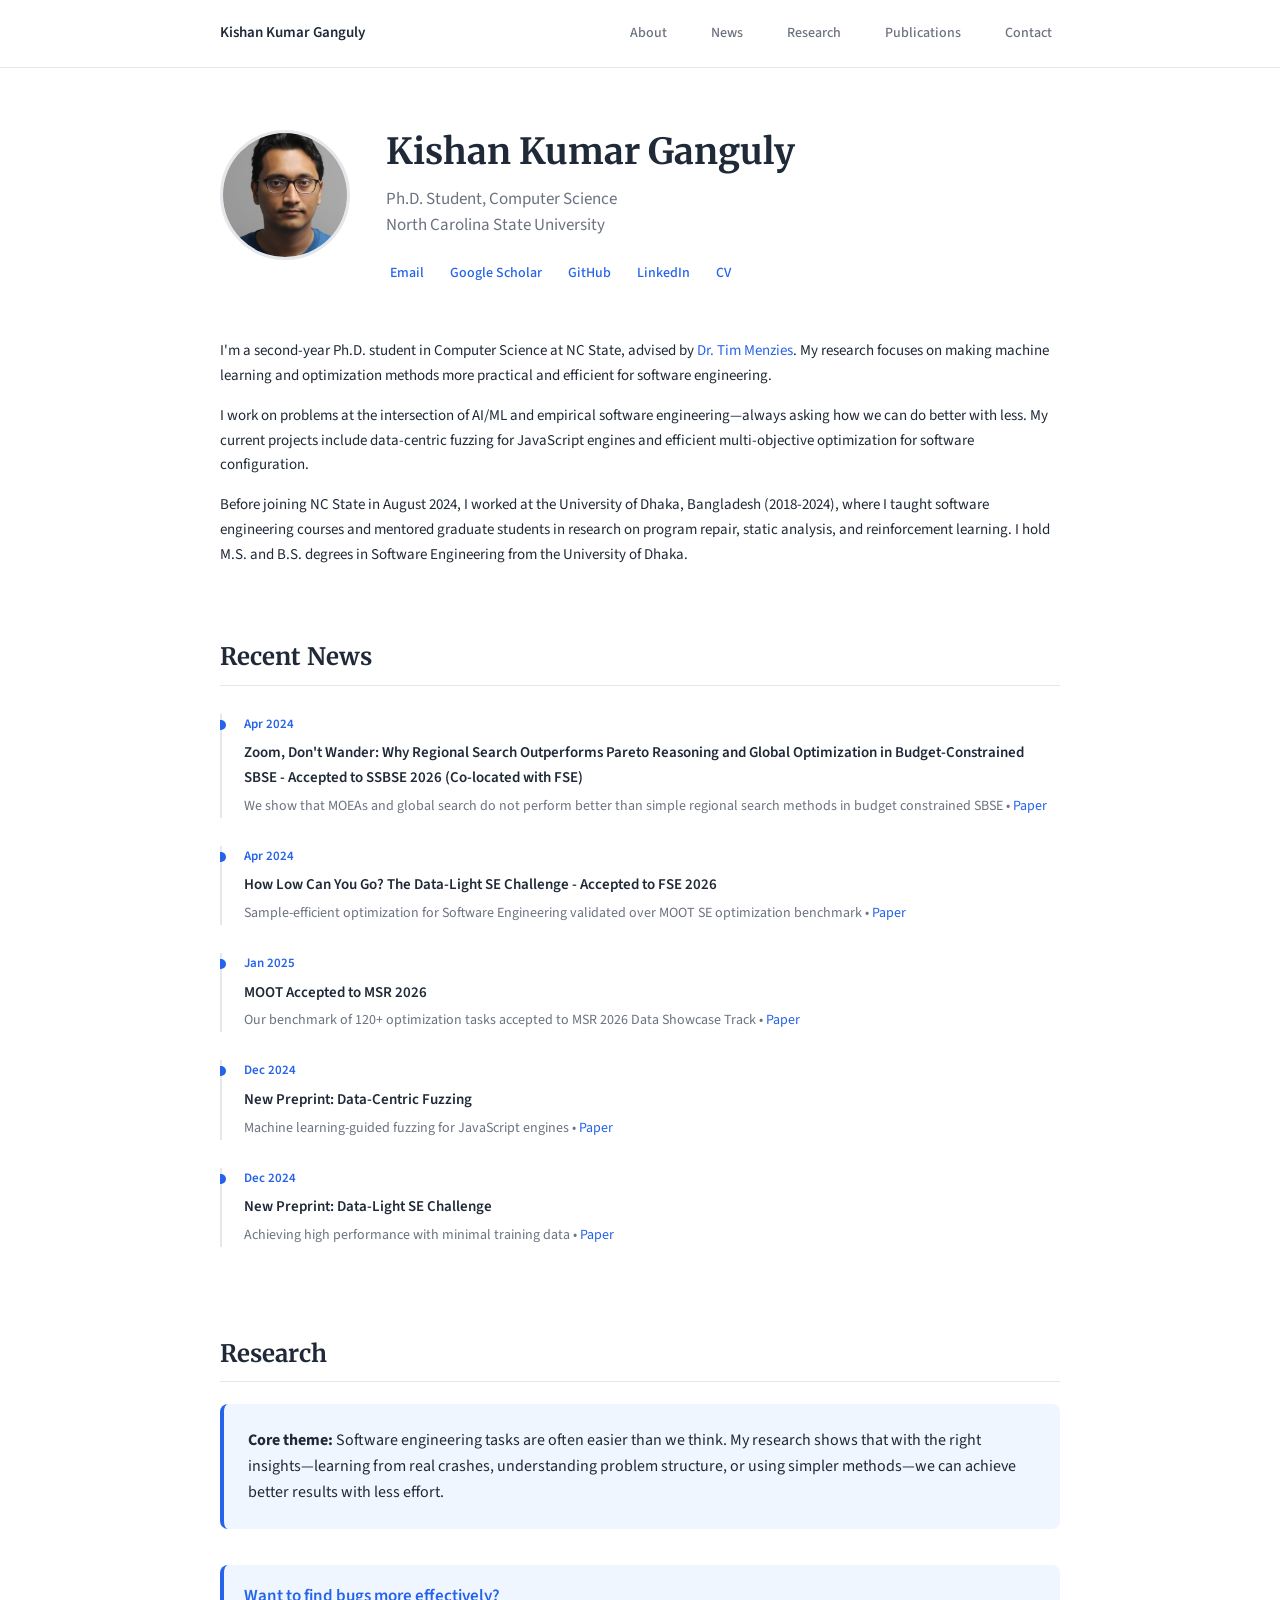
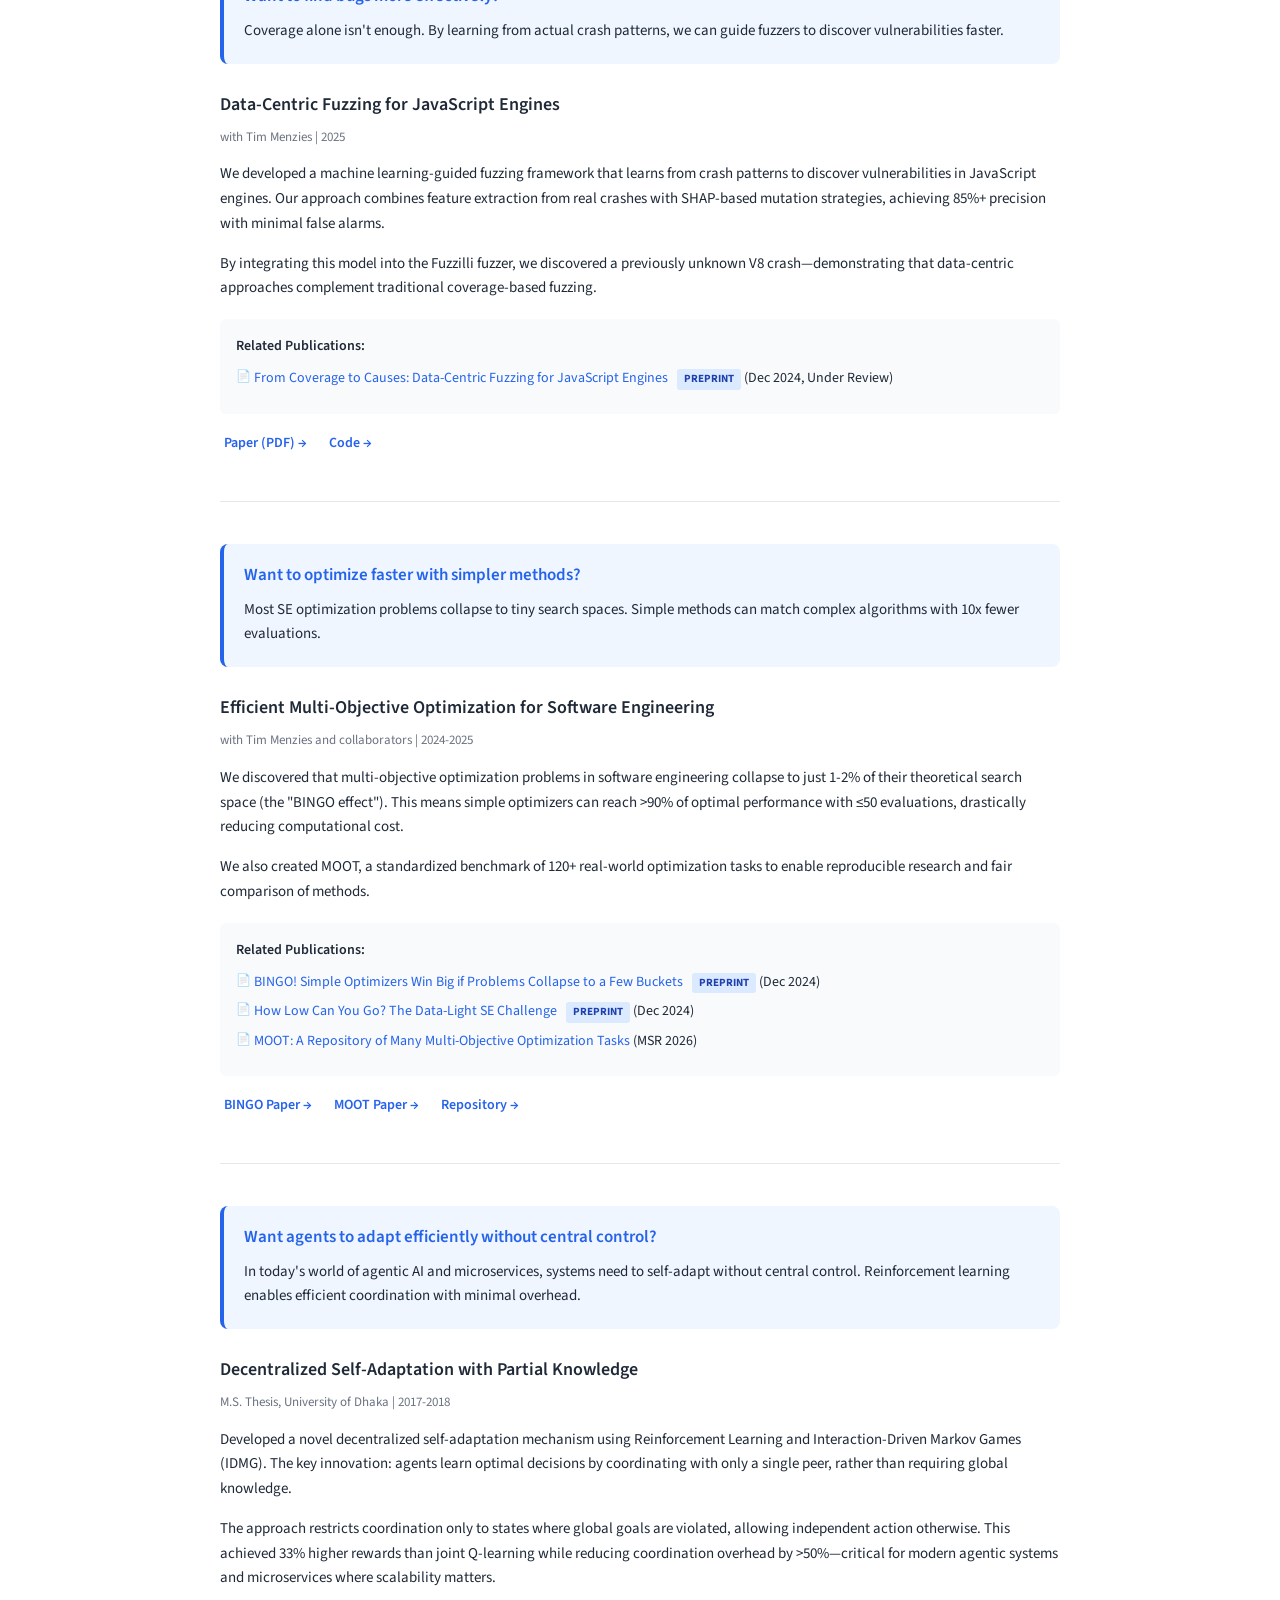
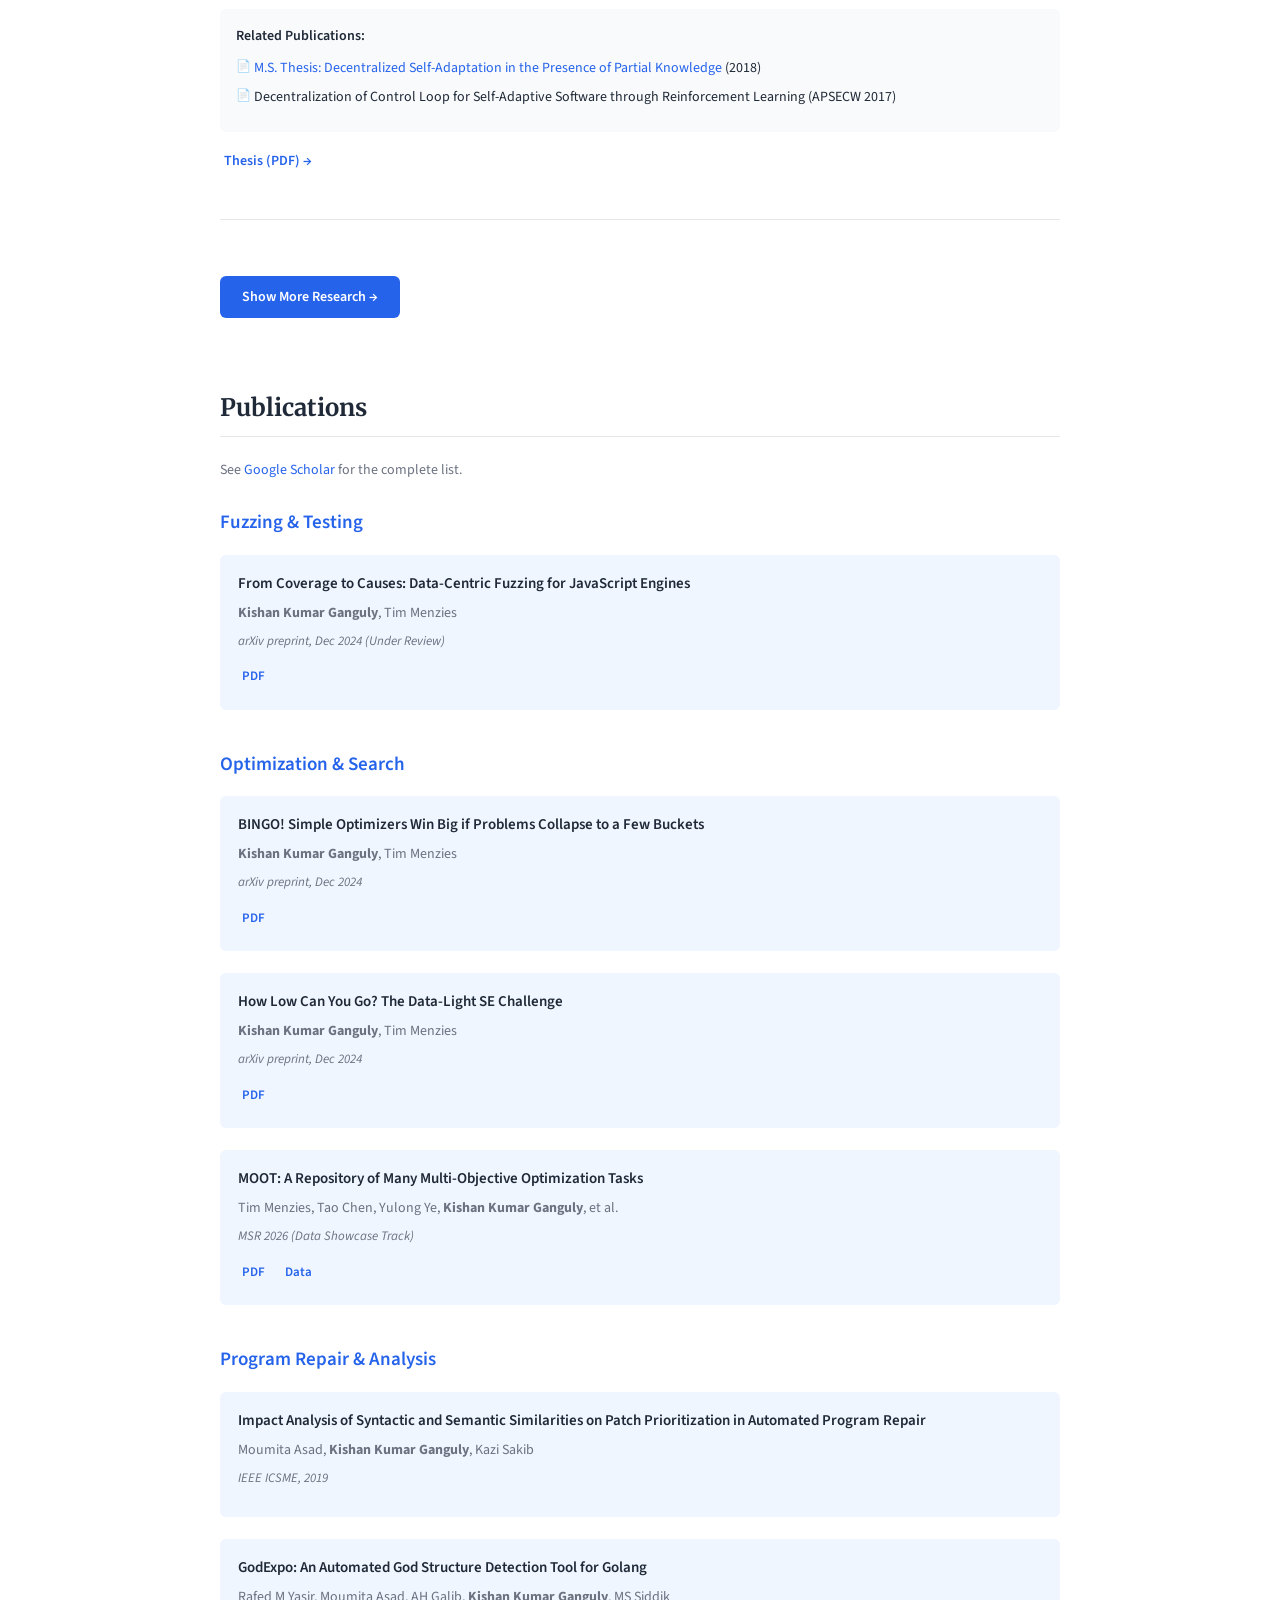
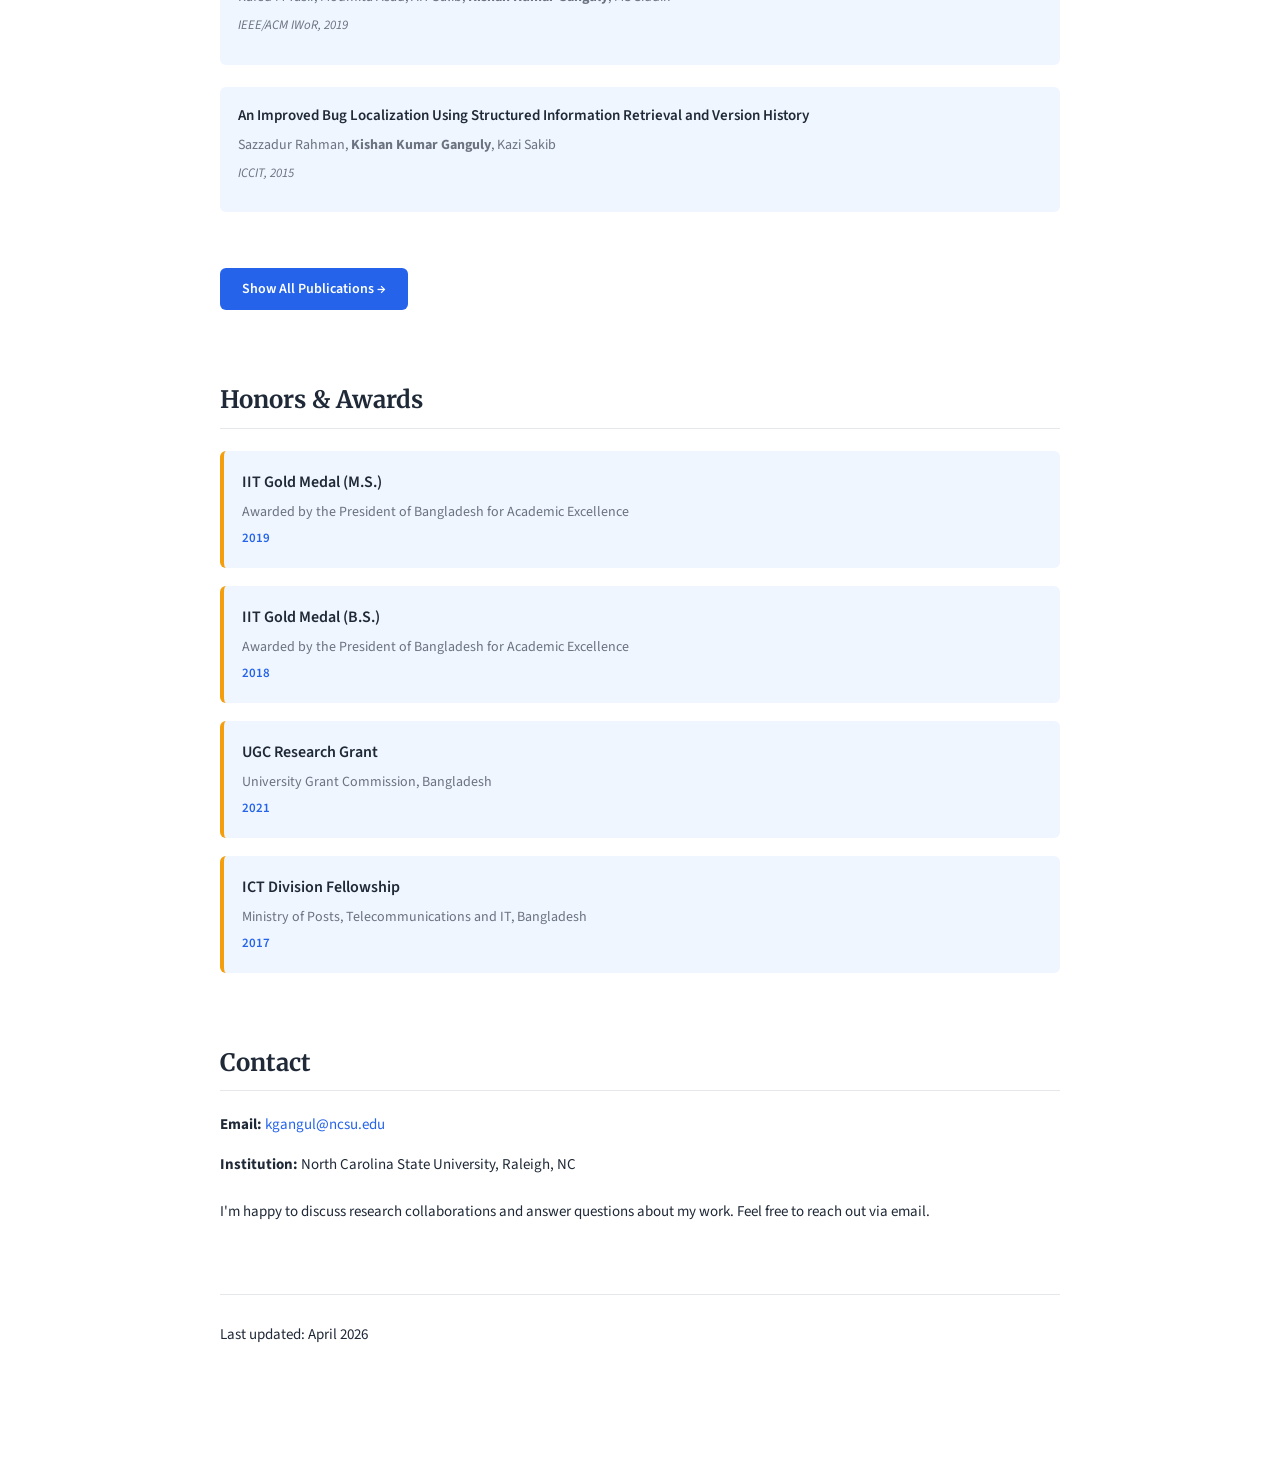
<file: index.html>
<!DOCTYPE html>
<html lang="en">
<head>
    <meta charset="UTF-8">
    <meta name="viewport" content="width=device-width, initial-scale=1.0">
    <meta name="description" content="Kishan Kumar Ganguly - Ph.D. Student at NC State University researching ML for Software Engineering, Fuzzing, and Optimization.">
    <meta name="keywords" content="Kishan Kumar Ganguly, ML4SE, Software Engineering, Fuzzing, Optimization, NC State, Research Internship">
    <meta name="author" content="Kishan Kumar Ganguly">
    <title>Kishan Kumar Ganguly | Ph.D. Student, NC State</title>
    <link rel="preconnect" href="https://fonts.googleapis.com">
    <link rel="preconnect" href="https://fonts.gstatic.com" crossorigin>
    <link href="https://fonts.googleapis.com/css2?family=Merriweather:ital,wght@0,400;0,700;1,400&family=Source+Sans+3:wght@400;500;600&display=swap" rel="stylesheet">
    <style>
        * {
            margin: 0;
            padding: 0;
            box-sizing: border-box;
        }

        :root {
            --text: #1f2937;
            --text-light: #6b7280;
            --accent: #2563eb;
            --accent-hover: #1d4ed8;
            --border: #e5e7eb;
            --bg: #ffffff;
            --highlight: #eff6ff;
            --focus-ring: #3b82f6;
        }

        /* Reduced motion for users who prefer it */
        @media (prefers-reduced-motion: reduce) {
            *, *::before, *::after {
                animation-duration: 0.01ms !important;
                animation-iteration-count: 1 !important;
                transition-duration: 0.01ms !important;
                scroll-behavior: auto !important;
            }
        }

        html {
            scroll-behavior: smooth;
            font-size: 16px;
        }

        body {
            font-family: 'Source Sans 3', -apple-system, BlinkMacSystemFont, sans-serif;
            line-height: 1.65;
            color: var(--text);
            background: var(--bg);
        }

        /* High contrast mode support */
        @media (prefers-contrast: high) {
            :root {
                --text: #000000;
                --text-light: #333333;
                --accent: #0000ee;
                --border: #000000;
            }
        }

        /* Skip to main content - enhanced */
        .skip-link {
            position: absolute;
            top: -100px;
            left: 20px;
            background: var(--accent);
            color: white;
            padding: 12px 24px;
            text-decoration: none;
            border-radius: 4px;
            z-index: 2000;
            font-weight: 600;
            font-size: 14px;
            box-shadow: 0 4px 6px rgba(0, 0, 0, 0.1);
        }

        .skip-link:focus {
            top: 20px;
            outline: 3px solid var(--focus-ring);
            outline-offset: 3px;
        }

        /* Focus visible - modern approach */
        *:focus-visible {
            outline: 3px solid var(--focus-ring);
            outline-offset: 2px;
            border-radius: 2px;
        }

        .container {
            max-width: 960px;
            margin: 0 auto;
            padding: 80px 60px 100px;
        }

        nav {
            position: fixed;
            top: 0;
            left: 0;
            right: 0;
            background: rgba(255, 255, 255, 0.98);
            backdrop-filter: blur(10px);
            border-bottom: 1px solid var(--border);
            z-index: 100;
        }

        .nav-content {
            max-width: 960px;
            margin: 0 auto;
            padding: 18px 60px;
            display: flex;
            justify-content: space-between;
            align-items: center;
        }

        .nav-name {
            font-weight: 600;
            color: var(--text);
            text-decoration: none;
            font-size: 15px;
        }

        .nav-links {
            display: flex;
            gap: 28px;
        }

        .nav-links a {
            color: var(--text-light);
            text-decoration: none;
            font-size: 14px;
            transition: color 0.2s;
            font-weight: 500;
            padding: 4px 8px;
        }

        .nav-links a:hover {
            color: var(--accent);
        }

        header {
            margin-top: 50px;
            margin-bottom: 50px;
        }

        .header-content {
            display: grid;
            grid-template-columns: 130px 1fr;
            gap: 36px;
            align-items: start;
        }

        .profile-photo {
            width: 130px;
            height: 130px;
            border-radius: 50%;
            object-fit: cover;
            border: 3px solid var(--border);
        }

        h1 {
            font-family: 'Merriweather', Georgia, serif;
            font-size: 36px;
            font-weight: 700;
            margin-bottom: 14px;
            line-height: 1.2;
        }

        .subtitle {
            font-size: 17px;
            color: var(--text-light);
            margin-bottom: 20px;
            line-height: 1.5;
        }

        .contact-links {
            display: flex;
            gap: 18px;
            flex-wrap: wrap;
        }

        .contact-links a {
            color: var(--accent);
            text-decoration: none;
            font-size: 14px;
            font-weight: 500;
            padding: 4px;
        }

        .contact-links a:hover {
            text-decoration: underline;
        }

        section {
            margin-bottom: 70px;
        }

        h2 {
            font-family: 'Merriweather', Georgia, serif;
            font-size: 24px;
            font-weight: 700;
            margin-bottom: 22px;
            padding-bottom: 8px;
            border-bottom: 1px solid var(--border);
        }

        h3 {
            font-size: 18px;
            font-weight: 600;
            margin-bottom: 8px;
            line-height: 1.4;
        }

        h4 {
            font-size: 15px;
            font-weight: 600;
            margin-bottom: 4px;
        }

        p {
            margin-bottom: 15px;
            color: var(--text);
            font-size: 15px;
        }

        a {
            color: var(--accent);
            text-decoration: none;
        }

        a:hover {
            text-decoration: underline;
        }

        .internship-notice {
            background: #fef3c7;
            border-left: 4px solid #f59e0b;
            padding: 18px 20px;
            border-radius: 6px;
            margin-top: 24px;
            margin-bottom: 28px;
        }

        .internship-notice p {
            margin: 0;
            color: #92400e;
            font-weight: 600;
            font-size: 14px;
        }

        .theme-intro {
            background: var(--highlight);
            padding: 24px;
            border-radius: 8px;
            margin-bottom: 36px;
            border-left: 4px solid var(--accent);
        }

        .theme-intro p {
            font-size: 16px;
            line-height: 1.6;
            margin: 0;
            color: var(--text);
        }

        .research-question {
            background: var(--highlight);
            padding: 20px;
            border-radius: 8px;
            margin-bottom: 28px;
            border-left: 4px solid var(--accent);
        }

        .research-question h3 {
            font-size: 17px;
            margin-bottom: 10px;
            color: var(--accent);
            font-weight: 600;
        }

        .research-question p {
            margin: 0;
            font-size: 15px;
        }

        .project {
            margin-bottom: 42px;
            padding-bottom: 42px;
            border-bottom: 1px solid var(--border);
        }

        .project:last-child {
            border-bottom: none;
        }

        .project-header {
            margin-bottom: 10px;
        }

        .project-meta {
            color: var(--text-light);
            font-size: 13px;
            margin-bottom: 14px;
        }

        .project-links {
            margin-top: 14px;
            display: flex;
            gap: 14px;
            flex-wrap: wrap;
        }

        .project-link {
            color: var(--accent);
            font-size: 14px;
            font-weight: 600;
            padding: 4px;
        }

        .related-papers {
            margin-top: 18px;
            padding: 16px;
            background: #f9fafb;
            border-radius: 6px;
        }

        .related-papers h4 {
            font-size: 14px;
            font-weight: 600;
            margin-bottom: 10px;
            color: var(--text);
        }

        .related-papers ul {
            list-style: none;
            padding: 0;
        }

        .related-papers li {
            margin-bottom: 8px;
            padding-left: 18px;
            position: relative;
            font-size: 14px;
            line-height: 1.5;
        }

        .related-papers li::before {
            content: '📄';
            position: absolute;
            left: 0;
            font-size: 12px;
        }

        .preprint-tag {
            display: inline-block;
            background: #dbeafe;
            color: #1e40af;
            padding: 2px 7px;
            border-radius: 3px;
            font-size: 11px;
            font-weight: 700;
            margin-left: 6px;
            text-transform: uppercase;
        }

        .show-more {
            display: inline-block;
            padding: 11px 22px;
            background: var(--accent);
            color: white;
            border: none;
            border-radius: 6px;
            font-size: 14px;
            font-weight: 600;
            cursor: pointer;
            margin-top: 14px;
            transition: all 0.2s;
            font-family: inherit;
        }

        .show-more:hover {
            background: var(--accent-hover);
            transform: translateY(-1px);
        }

        .hidden-content {
            display: none;
            margin-top: 28px;
        }

        .hidden-content.show {
            display: block;
        }

        .publications-category {
            margin-bottom: 42px;
        }

        .publications-category h3 {
            font-size: 19px;
            margin-bottom: 18px;
            color: var(--accent);
        }

        .publication {
            margin-bottom: 22px;
            padding: 18px;
            background: var(--highlight);
            border-radius: 6px;
        }

        .pub-title {
            font-weight: 600;
            margin-bottom: 8px;
            line-height: 1.4;
            font-size: 15px;
        }

        .pub-authors {
            color: var(--text-light);
            font-size: 14px;
            margin-bottom: 6px;
        }

        .pub-venue {
            color: var(--text-light);
            font-style: italic;
            font-size: 13px;
            margin-bottom: 10px;
        }

        .pub-links {
            display: flex;
            gap: 12px;
            flex-wrap: wrap;
        }

        .pub-link {
            font-size: 13px;
            color: var(--accent);
            font-weight: 600;
            padding: 4px;
        }

        /* Scrollable timeline with better accessibility */
        .timeline {
            margin-top: 28px;
            max-height: 550px;
            overflow-y: auto;
            padding-right: 10px;
        }

        /* Custom scrollbar for better UX */
        .timeline::-webkit-scrollbar {
            width: 8px;
        }

        .timeline::-webkit-scrollbar-track {
            background: #f3f4f6;
            border-radius: 4px;
        }

        .timeline::-webkit-scrollbar-thumb {
            background: #d1d5db;
            border-radius: 4px;
        }

        .timeline::-webkit-scrollbar-thumb:hover {
            background: #9ca3af;
        }

        .timeline-item {
            margin-bottom: 28px;
            padding-left: 22px;
            border-left: 2px solid var(--border);
            position: relative;
        }

        .timeline-item::before {
            content: '';
            position: absolute;
            left: -6px;
            top: 6px;
            width: 10px;
            height: 10px;
            background: var(--accent);
            border-radius: 50%;
        }

        .timeline-date {
            color: var(--accent);
            font-size: 13px;
            font-weight: 600;
            margin-bottom: 6px;
        }

        .timeline-content p {
            margin: 0;
            font-size: 14px;
            color: var(--text-light);
        }

        .awards-grid {
            display: grid;
            gap: 18px;
            margin-top: 22px;
        }

        .award-item {
            padding: 18px;
            background: var(--highlight);
            border-radius: 6px;
            border-left: 4px solid #f59e0b;
        }

        .award-title {
            font-weight: 600;
            font-size: 16px;
            margin-bottom: 6px;
        }

        .award-org {
            color: var(--text-light);
            font-size: 14px;
            margin-bottom: 4px;
        }

        .award-year {
            color: var(--accent);
            font-size: 13px;
            font-weight: 600;
        }

        footer {
            margin-top: 70px;
            padding-top: 28px;
            border-top: 1px solid var(--border);
            color: var(--text-light);
            font-size: 13px;
        }

        /* Print styles for better printing */
        @media print {
            nav { display: none; }
            .skip-link { display: none; }
            .show-more { display: none; }
            .hidden-content { display: block !important; }
            body { font-size: 12pt; line-height: 1.5; }
            a { color: #000; text-decoration: underline; }
        }

        @media (max-width: 900px) {
            .container {
                padding: 60px 40px 80px;
            }

            .nav-content {
                padding: 16px 40px;
            }
        }

        @media (max-width: 768px) {
            .container {
                padding: 50px 24px 70px;
            }

            .nav-content {
                padding: 14px 24px;
                flex-direction: column;
                gap: 12px;
                align-items: flex-start;
            }

            .header-content {
                grid-template-columns: 1fr;
                gap: 20px;
                text-align: center;
            }

            .profile-photo {
                margin: 0 auto;
            }

            h1 {
                font-size: 28px;
            }

            h2 {
                font-size: 21px;
            }
        }
    </style>
</head>
<body>
    <a href="#main" class="skip-link">Skip to main content</a>

    <nav role="navigation" aria-label="Main navigation">
        <div class="nav-content">
            <a href="#top" class="nav-name" aria-label="Back to top">Kishan Kumar Ganguly</a>
            <div class="nav-links">
                <a href="#about">About</a>
                <a href="#news">News</a>
                <a href="#research">Research</a>
                <a href="#publications">Publications</a>
                <a href="#contact">Contact</a>
            </div>
        </div>
    </nav>

    <div class="container">
        <header id="about">
            <div class="header-content">
                <img src="profile.jpg" alt="Portrait photo of Kishan Kumar Ganguly wearing glasses and a blue shirt" class="profile-photo">
                <div>
                    <h1>Kishan Kumar Ganguly</h1>
                    <p class="subtitle">Ph.D. Student, Computer Science<br>North Carolina State University</p>
                    <div class="contact-links">
                        <a href="mailto:kgangul@ncsu.edu" aria-label="Send email to Kishan Kumar Ganguly">Email</a>
                        <a href="https://scholar.google.com/citations?user=YOUR_ID" target="_blank" rel="noopener noreferrer" aria-label="View Google Scholar profile (opens in new tab)">Google Scholar</a>
                        <a href="https://github.com/KKGanguly" target="_blank" rel="noopener noreferrer" aria-label="View GitHub profile (opens in new tab)">GitHub</a>
                        <a href="https://www.linkedin.com/in/kkganguly" target="_blank" rel="noopener noreferrer" aria-label="View LinkedIn profile (opens in new tab)">LinkedIn</a>
                        <a href="resume.pdf" aria-label="Download CV as PDF">CV</a>
                    </div>
                </div>
            </div>
        </header>

        <main id="main">
            <section>
                <p>I'm a second-year Ph.D. student in Computer Science at NC State, advised by <a href="https://timm.fyi" target="_blank" rel="noopener noreferrer">Dr. Tim Menzies</a>. My research focuses on making machine learning and optimization methods more practical and efficient for software engineering.</p>

                <p>I work on problems at the intersection of AI/ML and empirical software engineering—always asking how we can do better with less. My current projects include data-centric fuzzing for JavaScript engines and efficient multi-objective optimization for software configuration.</p>

                <p>Before joining NC State in August 2024, I worked at the University of Dhaka, Bangladesh (2018-2024), where I taught software engineering courses and mentored graduate students in research on program repair, static analysis, and reinforcement learning. I hold M.S. and B.S. degrees in Software Engineering from the University of Dhaka.</p>

                
            </section>
    
            <section id="news">
                <h2>Recent News</h2>
                
                <div class="timeline" role="feed" aria-label="Recent news and updates" tabindex="0">
                    <article class="timeline-item">
                        <div class="timeline-date">Apr 2024</div>
                        <div class="timeline-content">
                            <h4>Zoom, Don't Wander: Why Regional Search Outperforms Pareto Reasoning and Global Optimization in Budget-Constrained SBSE - Accepted to SSBSE 2026 (Co-located with FSE)</h4>
                            <p>We show that MOEAs and global search do not perform better than simple regional search methods in budget constrained SBSE • <a href="https://arxiv.org/abs/2512.13524" target="_blank" rel="noopener noreferrer">Paper</a></p>
                        </div>
                    </article>   
                    <article class="timeline-item">
                            <div class="timeline-date">Apr 2024</div>
                            <div class="timeline-content">
                                <h4>How Low Can You Go? The Data-Light SE Challenge - Accepted to FSE 2026</h4>
                                <p>Sample-efficient optimization for Software Engineering validated over MOOT SE optimization benchmark • <a href="https://arxiv.org/abs/2512.13524" target="_blank" rel="noopener noreferrer">Paper</a></p>
                            </div>
                    </article>
                    <article class="timeline-item">
                        <div class="timeline-date">Jan 2025</div>
                        <div class="timeline-content">
                            <h4>MOOT Accepted to MSR 2026</h4>
                            <p>Our benchmark of 120+ optimization tasks accepted to MSR 2026 Data Showcase Track • <a href="https://arxiv.org/abs/2511.16882" target="_blank" rel="noopener noreferrer">Paper</a></p>
                        </div>
                    </article>

                    <article class="timeline-item">
                        <div class="timeline-date">Dec 2024</div>
                        <div class="timeline-content">
                            <h4>New Preprint: Data-Centric Fuzzing</h4>
                            <p>Machine learning-guided fuzzing for JavaScript engines • <a href="https://arxiv.org/abs/2512.18102" target="_blank" rel="noopener noreferrer">Paper</a></p>
                        </div>
                    </article>

                    <article class="timeline-item">
                        <div class="timeline-date">Dec 2024</div>
                        <div class="timeline-content">
                            <h4>New Preprint: Data-Light SE Challenge</h4>
                            <p>Achieving high performance with minimal training data • <a href="https://arxiv.org/abs/2512.13524" target="_blank" rel="noopener noreferrer">Paper</a></p>
                        </div>
                    </article>

                    <article class="timeline-item">
                        <div class="timeline-date">Dec 2024</div>
                        <div class="timeline-content">
                            <h4>New Preprint: BINGO Effect</h4>
                            <p>Simple optimizers for SE optimization problems • <a href="https://arxiv.org/abs/2506.04509" target="_blank" rel="noopener noreferrer">Paper</a></p>
                        </div>
                    </article>

                    <article class="timeline-item">
                        <div class="timeline-date">Dec 2024</div>
                        <div class="timeline-content">
                            <h4>Passed Written Preliminary Exam</h4>
                            <p>Successfully completed my written qualifying exam at NC State</p>
                        </div>
                    </article>

                    <article class="timeline-item">
                        <div class="timeline-date">Aug 2024</div>
                        <div class="timeline-content">
                            <h4>Started Ph.D. at NC State</h4>
                            <p>Joined NC State University as a Ph.D. student in Computer Science</p>
                        </div>
                    </article>
                </div>
            </section>

            <section id="research">
                <h2>Research</h2>

                <div class="theme-intro">
                    <p><strong>Core theme:</strong> Software engineering tasks are often easier than we think. My research shows that with the right insights—learning from real crashes, understanding problem structure, or using simpler methods—we can achieve better results with less effort.</p>
                </div>

                <div class="research-question">
                    <h3>Want to find bugs more effectively?</h3>
                    <p>Coverage alone isn't enough. By learning from actual crash patterns, we can guide fuzzers to discover vulnerabilities faster.</p>
                </div>

                <article class="project">
                    <div class="project-header">
                        <h3>Data-Centric Fuzzing for JavaScript Engines</h3>
                    </div>
                    <p class="project-meta">with Tim Menzies | 2025</p>
                    
                    <p>We developed a machine learning-guided fuzzing framework that learns from crash patterns to discover vulnerabilities in JavaScript engines. Our approach combines feature extraction from real crashes with SHAP-based mutation strategies, achieving 85%+ precision with minimal false alarms.</p>

                    <p>By integrating this model into the Fuzzilli fuzzer, we discovered a previously unknown V8 crash—demonstrating that data-centric approaches complement traditional coverage-based fuzzing.</p>

                    <div class="related-papers">
                        <h4>Related Publications:</h4>
                        <ul>
                            <li><a href="https://arxiv.org/abs/2512.18102" target="_blank" rel="noopener noreferrer">From Coverage to Causes: Data-Centric Fuzzing for JavaScript Engines</a> <span class="preprint-tag">Preprint</span> (Dec 2024, Under Review)</li>
                        </ul>
                    </div>

                    <div class="project-links">
                        <a href="https://arxiv.org/abs/2512.18102" class="project-link" target="_blank" rel="noopener noreferrer">Paper (PDF) →</a>
                        <a href="https://github.com/kishanganguly/fuzzing-js" class="project-link" target="_blank" rel="noopener noreferrer">Code →</a>
                    </div>
                </article>

                <div class="research-question">
                    <h3>Want to optimize faster with simpler methods?</h3>
                    <p>Most SE optimization problems collapse to tiny search spaces. Simple methods can match complex algorithms with 10x fewer evaluations.</p>
                </div>

                <article class="project">
                    <div class="project-header">
                        <h3>Efficient Multi-Objective Optimization for Software Engineering</h3>
                    </div>
                    <p class="project-meta">with Tim Menzies and collaborators | 2024-2025</p>
                    
                    <p>We discovered that multi-objective optimization problems in software engineering collapse to just 1-2% of their theoretical search space (the "BINGO effect"). This means simple optimizers can reach >90% of optimal performance with ≤50 evaluations, drastically reducing computational cost.</p>

                    <p>We also created MOOT, a standardized benchmark of 120+ real-world optimization tasks to enable reproducible research and fair comparison of methods.</p>

                    <div class="related-papers">
                        <h4>Related Publications:</h4>
                        <ul>
                            <li><a href="https://arxiv.org/abs/2506.04509" target="_blank" rel="noopener noreferrer">BINGO! Simple Optimizers Win Big if Problems Collapse to a Few Buckets</a> <span class="preprint-tag">Preprint</span> (Dec 2024)</li>
                            <li><a href="https://arxiv.org/abs/2512.13524" target="_blank" rel="noopener noreferrer">How Low Can You Go? The Data-Light SE Challenge</a> <span class="preprint-tag">Preprint</span> (Dec 2024)</li>
                            <li><a href="https://arxiv.org/abs/2511.16882" target="_blank" rel="noopener noreferrer">MOOT: A Repository of Many Multi-Objective Optimization Tasks</a> (MSR 2026)</li>
                        </ul>
                    </div>

                    <div class="project-links">
                        <a href="https://arxiv.org/abs/2506.04509" class="project-link" target="_blank" rel="noopener noreferrer">BINGO Paper →</a>
                        <a href="https://arxiv.org/abs/2511.16882" class="project-link" target="_blank" rel="noopener noreferrer">MOOT Paper →</a>
                        <a href="https://github.com/timm/moot" class="project-link" target="_blank" rel="noopener noreferrer">Repository →</a>
                    </div>
                </article>

                <div class="research-question">
                    <h3>Want agents to adapt efficiently without central control?</h3>
                    <p>In today's world of agentic AI and microservices, systems need to self-adapt without central control. Reinforcement learning enables efficient coordination with minimal overhead.</p>
                </div>

                <article class="project">
                    <div class="project-header">
                        <h3>Decentralized Self-Adaptation with Partial Knowledge</h3>
                    </div>
                    <p class="project-meta">M.S. Thesis, University of Dhaka | 2017-2018</p>
                    
                    <p>Developed a novel decentralized self-adaptation mechanism using Reinforcement Learning and Interaction-Driven Markov Games (IDMG). The key innovation: agents learn optimal decisions by coordinating with only a single peer, rather than requiring global knowledge.</p>

                    <p>The approach restricts coordination only to states where global goals are violated, allowing independent action otherwise. This achieved 33% higher rewards than joint Q-learning while reducing coordination overhead by >50%—critical for modern agentic systems and microservices where scalability matters.</p>

                    <div class="related-papers">
                        <h4>Related Publications:</h4>
                        <ul>
                            <li><a href="http://tiny.cc/3k00101" target="_blank" rel="noopener noreferrer">M.S. Thesis: Decentralized Self-Adaptation in the Presence of Partial Knowledge</a> (2018)</li>
                            <li>Decentralization of Control Loop for Self-Adaptive Software through Reinforcement Learning (APSECW 2017)</li>
                        </ul>
                    </div>

                    <div class="project-links">
                        <a href="http://tiny.cc/3k00101" class="project-link" target="_blank" rel="noopener noreferrer">Thesis (PDF) →</a>
                    </div>
                </article>

                <button class="show-more" onclick="toggleResearch()" aria-expanded="false" aria-controls="more-research">Show More Research →</button>

                <div id="more-research" class="hidden-content">
                    <div class="research-question">
                        <h3>Want better automated program repair?</h3>
                        <p>Better patch ranking means fewer false positives. Combining syntactic and semantic signals improves repair quality.</p>
                    </div>

                    <article class="project">
                        <div class="project-header">
                            <h3>Similarity-Based Patch Prioritization for Automated Repair</h3>
                        </div>
                        <p class="project-meta">University of Dhaka | 2019-2020</p>
                        
                        <p>Analyzed how syntactic and semantic similarities affect patch prioritization in automated program repair. Showed that combining both measures significantly improves patch ranking quality across multiple benchmarks.</p>

                        <div class="related-papers">
                            <h4>Related Publications:</h4>
                            <ul>
                                <li>Impact Analysis of Syntactic and Semantic Similarities on Patch Prioritization (ICSME 2019)</li>
                                <li>Impact of Combining Syntactic and Semantic Similarities (ENASE 2020)</li>
                                <li>Impact of Similarity on Repairing Small Programs (ICSEW 2020)</li>
                                <li>Combined Similarity Based Repair Approaches (ENASE 2020)</li>
                            </ul>
                        </div>
                    </article>

                    <div class="research-question">
                        <h3>Want to detect code quality issues early?</h3>
                        <p>Automated tools help catch anti-patterns before they spread. Static analysis makes code reviews more effective.</p>
                    </div>

                    <article class="project">
                        <div class="project-header">
                            <h3>Automated Code Quality Analysis</h3>
                        </div>
                        <p class="project-meta">University of Dhaka | 2015-2019</p>
                        
                        <p>Developed tools for detecting code smells and bugs. GodExpo detects God structures in Golang; bug localization uses information retrieval and version history.</p>

                        <div class="related-papers">
                            <h4>Related Publications:</h4>
                            <ul>
                                <li>GodExpo: God Structure Detection for Golang (IWoR 2019)</li>
                                <li>Improved Bug Localization Using IR and Version History (ICCIT 2015)</li>
                            </ul>
                        </div>
                    </article>

                    <article class="project">
                        <div class="project-header">
                            <h3>Machine Learning for SE</h3>
                        </div>
                        <p class="project-meta">University of Dhaka | 2018-2022</p>
                        
                        <p>Work on defect prediction, traffic signal control using deep RL, and web page repair.</p>

                        <div class="related-papers">
                            <h4>Related Publications:</h4>
                            <ul>
                                <li>Evaluating ML Techniques for Defect Prediction (ICIEV 2018)</li>
                                <li>Adaptive Traffic Signal Control with Deep RL (IET ITS 2020)</li>
                                <li>Automated Web Page Repair (ENASE 2021)</li>
                            </ul>
                        </div>
                    </article>
                </div>
            </section>

            <section id="publications">
                <h2>Publications</h2>
                <p style="color: var(--text-light); margin-bottom: 28px; font-size: 14px;">See <a href="https://scholar.google.com/citations?user=YOUR_ID" target="_blank" rel="noopener noreferrer">Google Scholar</a> for the complete list.</p>

                <div class="publications-category">
                    <h3>Fuzzing & Testing</h3>

                    <article class="publication">
                        <div class="pub-title">From Coverage to Causes: Data-Centric Fuzzing for JavaScript Engines</div>
                        <div class="pub-authors"><strong>Kishan Kumar Ganguly</strong>, Tim Menzies</div>
                        <div class="pub-venue">arXiv preprint, Dec 2024 (Under Review)</div>
                        <div class="pub-links">
                            <a href="https://arxiv.org/abs/2512.18102" class="pub-link" target="_blank" rel="noopener noreferrer">PDF</a>
                        </div>
                    </article>
                </div>

                <div class="publications-category">
                    <h3>Optimization & Search</h3>

                    <article class="publication">
                        <div class="pub-title">BINGO! Simple Optimizers Win Big if Problems Collapse to a Few Buckets</div>
                        <div class="pub-authors"><strong>Kishan Kumar Ganguly</strong>, Tim Menzies</div>
                        <div class="pub-venue">arXiv preprint, Dec 2024</div>
                        <div class="pub-links">
                            <a href="https://arxiv.org/abs/2506.04509" class="pub-link" target="_blank" rel="noopener noreferrer">PDF</a>
                        </div>
                    </article>

                    <article class="publication">
                        <div class="pub-title">How Low Can You Go? The Data-Light SE Challenge</div>
                        <div class="pub-authors"><strong>Kishan Kumar Ganguly</strong>, Tim Menzies</div>
                        <div class="pub-venue">arXiv preprint, Dec 2024</div>
                        <div class="pub-links">
                            <a href="https://arxiv.org/abs/2512.13524" class="pub-link" target="_blank" rel="noopener noreferrer">PDF</a>
                        </div>
                    </article>

                    <article class="publication">
                        <div class="pub-title">MOOT: A Repository of Many Multi-Objective Optimization Tasks</div>
                        <div class="pub-authors">Tim Menzies, Tao Chen, Yulong Ye, <strong>Kishan Kumar Ganguly</strong>, et al.</div>
                        <div class="pub-venue">MSR 2026 (Data Showcase Track)</div>
                        <div class="pub-links">
                            <a href="https://arxiv.org/abs/2511.16882" class="pub-link" target="_blank" rel="noopener noreferrer">PDF</a>
                            <a href="https://github.com/timm/moot" class="pub-link" target="_blank" rel="noopener noreferrer">Data</a>
                        </div>
                    </article>
                </div>

                <div class="publications-category">
                    <h3>Program Repair & Analysis</h3>

                    <article class="publication">
                        <div class="pub-title">Impact Analysis of Syntactic and Semantic Similarities on Patch Prioritization in Automated Program Repair</div>
                        <div class="pub-authors">Moumita Asad, <strong>Kishan Kumar Ganguly</strong>, Kazi Sakib</div>
                        <div class="pub-venue">IEEE ICSME, 2019</div>
                    </article>

                    <article class="publication">
                        <div class="pub-title">GodExpo: An Automated God Structure Detection Tool for Golang</div>
                        <div class="pub-authors">Rafed M Yasir, Moumita Asad, AH Galib, <strong>Kishan Kumar Ganguly</strong>, MS Siddik</div>
                        <div class="pub-venue">IEEE/ACM IWoR, 2019</div>
                    </article>

                    <article class="publication">
                        <div class="pub-title">An Improved Bug Localization Using Structured Information Retrieval and Version History</div>
                        <div class="pub-authors">Sazzadur Rahman, <strong>Kishan Kumar Ganguly</strong>, Kazi Sakib</div>
                        <div class="pub-venue">ICCIT, 2015</div>
                    </article>
                </div>

                <button class="show-more" onclick="togglePublications()" aria-expanded="false" aria-controls="all-publications">Show All Publications →</button>

                <div id="all-publications" class="hidden-content">
                    <div class="publications-category">
                        <h3>Machine Learning & AI</h3>

                        <article class="publication">
                            <div class="pub-title">Adaptive Traffic Signal Control Using Composite Reward Architecture Based Deep Reinforcement Learning</div>
                            <div class="pub-authors">ARM Jamil, <strong>Kishan Kumar Ganguly</strong>, Nower Nower</div>
                            <div class="pub-venue">IET Intelligent Transport Systems, 14(14), 2030-2041, 2020</div>
                        </article>

                        <article class="publication">
                            <div class="pub-title">An Experimental Analysis of Reward Functions for Adaptive Traffic Signal Control System</div>
                            <div class="pub-authors">ARM Jamil, <strong>Kishan Kumar Ganguly</strong>, Nower Nower</div>
                            <div class="pub-venue">ICDSIS 2020, 513-523, 2022</div>
                        </article>

                        <article class="publication">
                            <div class="pub-title">Evaluating the Effectiveness of Conventional Machine Learning Techniques for Defect Prediction</div>
                            <div class="pub-authors"><strong>Kishan Kumar Ganguly</strong>, BMM Hossain</div>
                            <div class="pub-venue">ICIEV & icIVPR, 2018</div>
                        </article>

                        <article class="publication">
                            <div class="pub-title">Decentralization of Control Loop for Self-Adaptive Software through Reinforcement Learning</div>
                            <div class="pub-authors"><strong>Kishan Kumar Ganguly</strong>, Kazi Sakib</div>
                            <div class="pub-venue">APSECW, 2017</div>
                        </article>
                    </div>

                    <div class="publications-category">
                        <h3>Other Publications</h3>

                        <article class="publication">
                            <div class="pub-title">Automated Repair of Asymmetric Web Pages during Resolution of Mobile Friendly Problems</div>
                            <div class="pub-authors">MA Azmain, <strong>Kishan Kumar Ganguly</strong></div>
                            <div class="pub-venue">ENASE, 2021</div>
                        </article>

                        <article class="publication">
                            <div class="pub-title">Impact of Combining Syntactic and Semantic Similarities on Patch Prioritization</div>
                            <div class="pub-authors">Moumita Asad, <strong>Kishan Kumar Ganguly</strong>, Kazi Sakib</div>
                            <div class="pub-venue">ENASE, 2020</div>
                        </article>

                        <article class="publication">
                            <div class="pub-title">Impact of Similarity on Repairing Small Programs: A Case Study on QuixBugs Benchmark</div>
                            <div class="pub-authors">Moumita Asad, <strong>Kishan Kumar Ganguly</strong>, Kazi Sakib</div>
                            <div class="pub-venue">IEEE/ACM ICSEW, 2020</div>
                        </article>

                        <article class="publication">
                            <div class="pub-title">Combined Similarity Based Automated Program Repair Approaches for Expression Level Bugs</div>
                            <div class="pub-authors">Moumita Asad, <strong>Kishan Kumar Ganguly</strong>, Kazi Sakib</div>
                            <div class="pub-venue">ENASE, 2020</div>
                        </article>

                        <article class="publication">
                            <div class="pub-title">Impact on the Productivity of Remotely Working IT Professionals of Bangladesh during COVID-19</div>
                            <div class="pub-authors"><strong>Kishan Kumar Ganguly</strong>, N Tahsin, MM Fuad, T Ahammed, M Asad, SF Huq, et al.</div>
                            <div class="pub-venue">arXiv preprint, 2020</div>
                            <div class="pub-links">
                                <a href="https://arxiv.org/abs/2008.11636" class="pub-link" target="_blank" rel="noopener noreferrer">PDF</a>
                            </div>
                        </article>
                    </div>
                </div>
            </section>

            <section id="awards">
                <h2>Honors & Awards</h2>
                
                <div class="awards-grid">
                    <div class="award-item">
                        <div class="award-title">IIT Gold Medal (M.S.)</div>
                        <div class="award-org">Awarded by the President of Bangladesh for Academic Excellence</div>
                        <div class="award-year">2019</div>
                    </div>

                    <div class="award-item">
                        <div class="award-title">IIT Gold Medal (B.S.)</div>
                        <div class="award-org">Awarded by the President of Bangladesh for Academic Excellence</div>
                        <div class="award-year">2018</div>
                    </div>

                    <div class="award-item">
                        <div class="award-title">UGC Research Grant</div>
                        <div class="award-org">University Grant Commission, Bangladesh</div>
                        <div class="award-year">2021</div>
                    </div>

                    <div class="award-item">
                        <div class="award-title">ICT Division Fellowship</div>
                        <div class="award-org">Ministry of Posts, Telecommunications and IT, Bangladesh</div>
                        <div class="award-year">2017</div>
                    </div>
                </div>
            </section>

            <section id="contact">
                <h2>Contact</h2>
                
                <p><strong>Email:</strong> <a href="mailto:kgangul@ncsu.edu">kgangul@ncsu.edu</a></p>
                
                <p><strong>Institution:</strong> North Carolina State University, Raleigh, NC</p>

                <p style="margin-top: 22px;">I'm happy to discuss research collaborations and answer questions about my work. Feel free to reach out via email.</p>
            </section>
        </main>

        <footer role="contentinfo">
            <p>Last updated: April 2026</p>
        </footer>
    </div>

    <script>
        function toggleResearch() {
            const content = document.getElementById('more-research');
            const button = event.target;
            
            if (content.classList.contains('show')) {
                content.classList.remove('show');
                button.textContent = 'Show More Research →';
                button.setAttribute('aria-expanded', 'false');
            } else {
                content.classList.add('show');
                button.textContent = '← Show Less';
                button.setAttribute('aria-expanded', 'true');
            }
        }

        function togglePublications() {
            const content = document.getElementById('all-publications');
            const button = event.target;
            
            if (content.classList.contains('show')) {
                content.classList.remove('show');
                button.textContent = 'Show All Publications →';
                button.setAttribute('aria-expanded', 'false');
            } else {
                content.classList.add('show');
                button.textContent = '← Show Less';
                button.setAttribute('aria-expanded', 'true');
            }
        }
    </script>
</body>
</html>
</file>
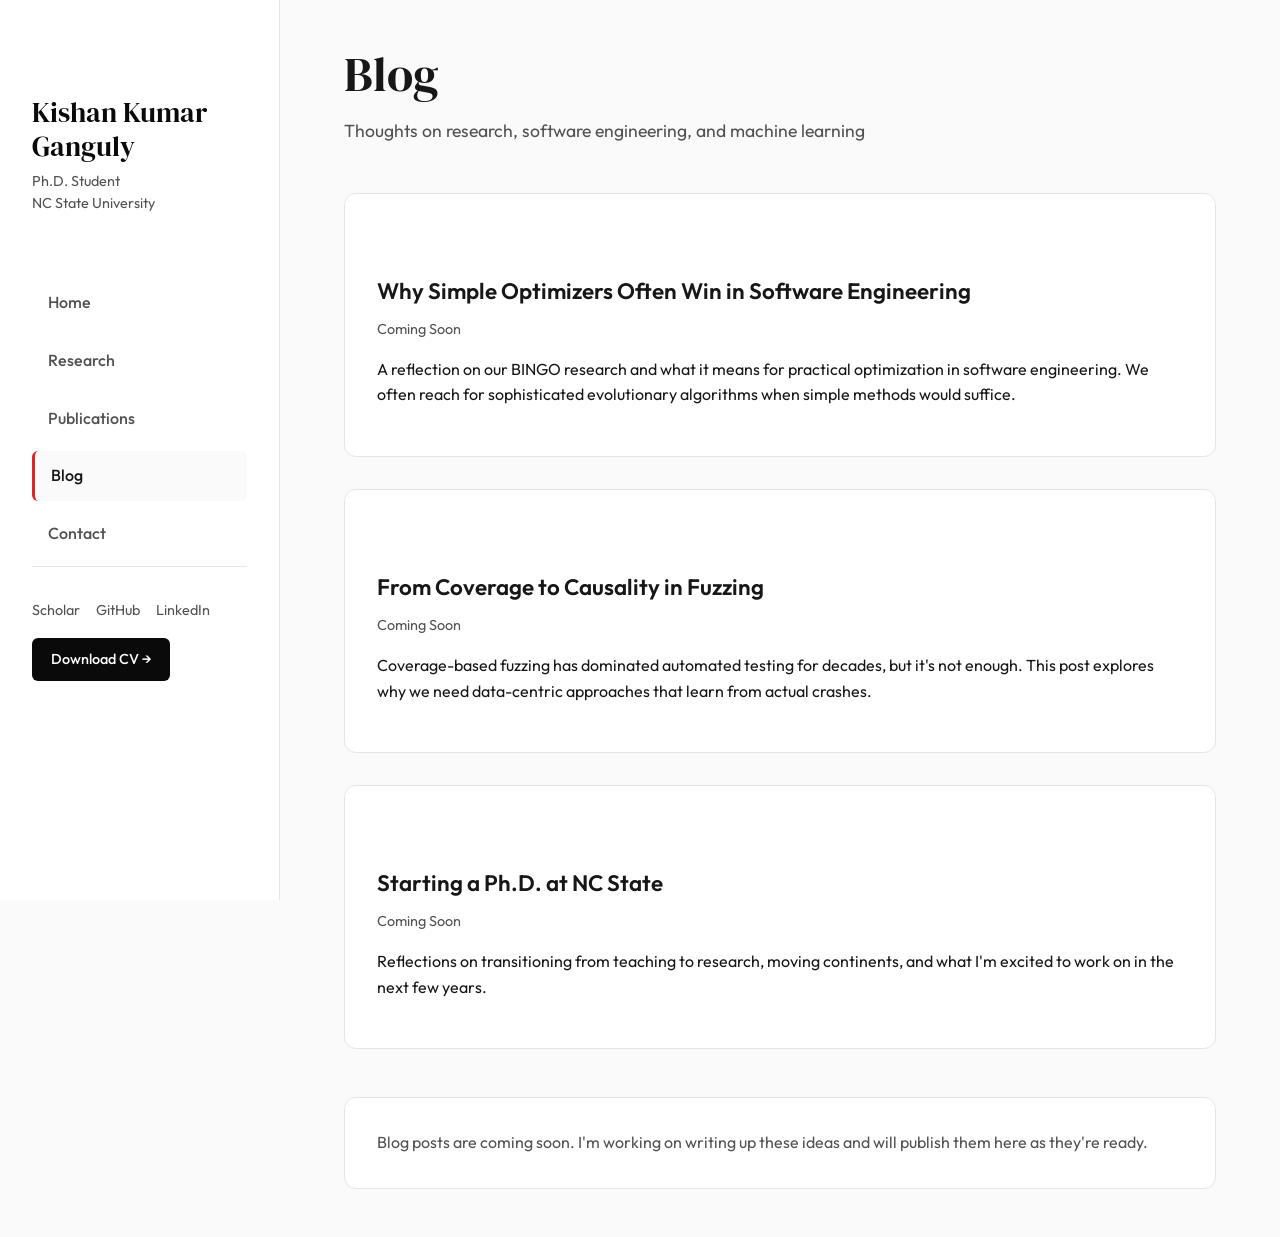
<file: blog.html>
<!DOCTYPE html>
<html lang="en">
<head>
    <meta charset="UTF-8">
    <meta name="viewport" content="width=device-width, initial-scale=1.0">
    <title>Blog | Kishan Kumar Ganguly</title>
    <link href="https://fonts.googleapis.com/css2?family=DM+Serif+Display:ital@0;1&family=Outfit:wght@300;400;500;600;700&display=swap" rel="stylesheet">
    <link rel="stylesheet" href="styles.css">
</head>
<body>
    <div class="layout">
        <aside class="sidebar">
            <div class="profile-section">
                <h2 class="profile-name">Kishan Kumar Ganguly</h2>
                <p class="profile-title">Ph.D. Student<br>NC State University</p>
            </div>
            <nav>
                <ul class="nav-menu">
                    <li><a href="index.html">Home</a></li>
                    <li><a href="research.html">Research</a></li>
                    <li><a href="publications.html">Publications</a></li>
                    <li><a href="blog.html" class="active">Blog</a></li>
                    <li><a href="contact.html">Contact</a></li>
                </ul>
            </nav>
            <div class="sidebar-footer">
                <div class="social-links">
                    <a href="https://scholar.google.com/citations?user=YOUR_ID" target="_blank">Scholar</a>
                    <a href="https://github.com/kishanganguly" target="_blank">GitHub</a>
                    <a href="https://www.linkedin.com/in/kishan-kumar-ganguly" target="_blank">LinkedIn</a>
                </div>
                <a href="cv.pdf" class="cv-link">Download CV →</a>
            </div>
        </aside>

        <main class="main-content">
            <div class="page-header">
                <h1>Blog</h1>
                <p class="page-subtitle">Thoughts on research, software engineering, and machine learning</p>
            </div>

            <div class="blog-grid">
                <div class="blog-post">
                    <h2 class="blog-title"><a href="#">Why Simple Optimizers Often Win in Software Engineering</a></h2>
                    <div class="blog-date">Coming Soon</div>
                    <div class="blog-excerpt">
                        <p>A reflection on our BINGO research and what it means for practical optimization in software engineering. We often reach for sophisticated evolutionary algorithms when simple methods would suffice.</p>
                    </div>
                </div>

                <div class="blog-post">
                    <h2 class="blog-title"><a href="#">From Coverage to Causality in Fuzzing</a></h2>
                    <div class="blog-date">Coming Soon</div>
                    <div class="blog-excerpt">
                        <p>Coverage-based fuzzing has dominated automated testing for decades, but it's not enough. This post explores why we need data-centric approaches that learn from actual crashes.</p>
                    </div>
                </div>

                <div class="blog-post">
                    <h2 class="blog-title"><a href="#">Starting a Ph.D. at NC State</a></h2>
                    <div class="blog-date">Coming Soon</div>
                    <div class="blog-excerpt">
                        <p>Reflections on transitioning from teaching to research, moving continents, and what I'm excited to work on in the next few years.</p>
                    </div>
                </div>
            </div>

            <div style="margin-top: 3rem; padding: 2rem; background: var(--card-bg); border: 1px solid var(--border); border-radius: 12px;">
                <p style="margin: 0; color: var(--text-light);">Blog posts are coming soon. I'm working on writing up these ideas and will publish them here as they're ready.</p>
            </div>
        </main>
    </div>
</body>
</html>
</file>
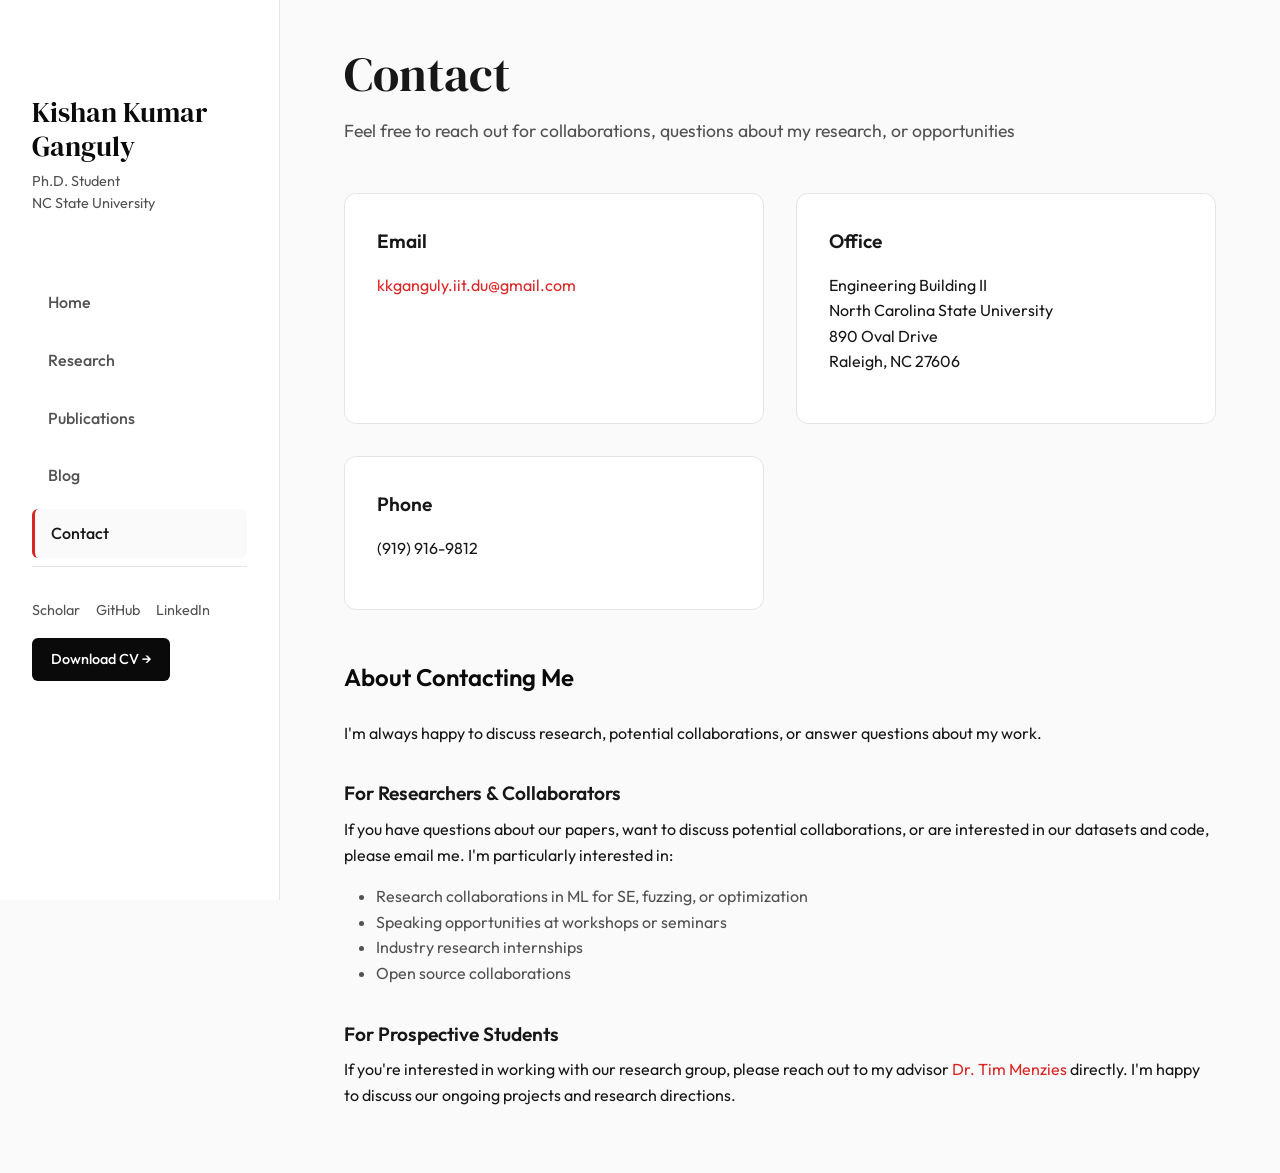
<file: contact.html>
<!DOCTYPE html>
<html lang="en">
<head>
    <meta charset="UTF-8">
    <meta name="viewport" content="width=device-width, initial-scale=1.0">
    <title>Contact | Kishan Kumar Ganguly</title>
    <link href="https://fonts.googleapis.com/css2?family=DM+Serif+Display:ital@0;1&family=Outfit:wght@300;400;500;600;700&display=swap" rel="stylesheet">
    <link rel="stylesheet" href="styles.css">
</head>
<body>
    <div class="layout">
        <aside class="sidebar">
            <div class="profile-section">
                <h2 class="profile-name">Kishan Kumar Ganguly</h2>
                <p class="profile-title">Ph.D. Student<br>NC State University</p>
            </div>
            <nav>
                <ul class="nav-menu">
                    <li><a href="index.html">Home</a></li>
                    <li><a href="research.html">Research</a></li>
                    <li><a href="publications.html">Publications</a></li>
                    <li><a href="blog.html">Blog</a></li>
                    <li><a href="contact.html" class="active">Contact</a></li>
                </ul>
            </nav>
            <div class="sidebar-footer">
                <div class="social-links">
                    <a href="https://scholar.google.com/citations?user=YOUR_ID" target="_blank">Scholar</a>
                    <a href="https://github.com/kishanganguly" target="_blank">GitHub</a>
                    <a href="https://www.linkedin.com/in/kishan-kumar-ganguly" target="_blank">LinkedIn</a>
                </div>
                <a href="cv.pdf" class="cv-link">Download CV →</a>
            </div>
        </aside>

        <main class="main-content">
            <div class="page-header">
                <h1>Contact</h1>
                <p class="page-subtitle">Feel free to reach out for collaborations, questions about my research, or opportunities</p>
            </div>

            <div class="contact-grid">
                <div class="contact-card">
                    <h3>Email</h3>
                    <div class="contact-info">
                        <p><a href="mailto:kkganguly.iit.du@gmail.com">kkganguly.iit.du@gmail.com</a></p>
                    </div>
                </div>

                <div class="contact-card">
                    <h3>Office</h3>
                    <div class="contact-info">
                        <p>Engineering Building II<br>
                        North Carolina State University<br>
                        890 Oval Drive<br>
                        Raleigh, NC 27606</p>
                    </div>
                </div>

                <div class="contact-card">
                    <h3>Phone</h3>
                    <div class="contact-info">
                        <p>(919) 916-9812</p>
                    </div>
                </div>
            </div>

            <section>
                <h2>About Contacting Me</h2>
                
                <p>I'm always happy to discuss research, potential collaborations, or answer questions about my work.</p>

                <h3 style="margin-top: 2rem;">For Researchers & Collaborators</h3>
                <p>If you have questions about our papers, want to discuss potential collaborations, or are interested in our datasets and code, please email me. I'm particularly interested in:</p>
                <ul style="margin-left: 2rem; margin-bottom: 2rem; color: var(--text-light);">
                    <li>Research collaborations in ML for SE, fuzzing, or optimization</li>
                    <li>Speaking opportunities at workshops or seminars</li>
                    <li>Industry research internships</li>
                    <li>Open source collaborations</li>
                </ul>

                <h3>For Prospective Students</h3>
                <p>If you're interested in working with our research group, please reach out to my advisor <a href="https://menzies.us" target="_blank">Dr. Tim Menzies</a> directly. I'm happy to discuss our ongoing projects and research directions.</p>
            </section>
        </main>
    </div>
</body>
</html>
</file>
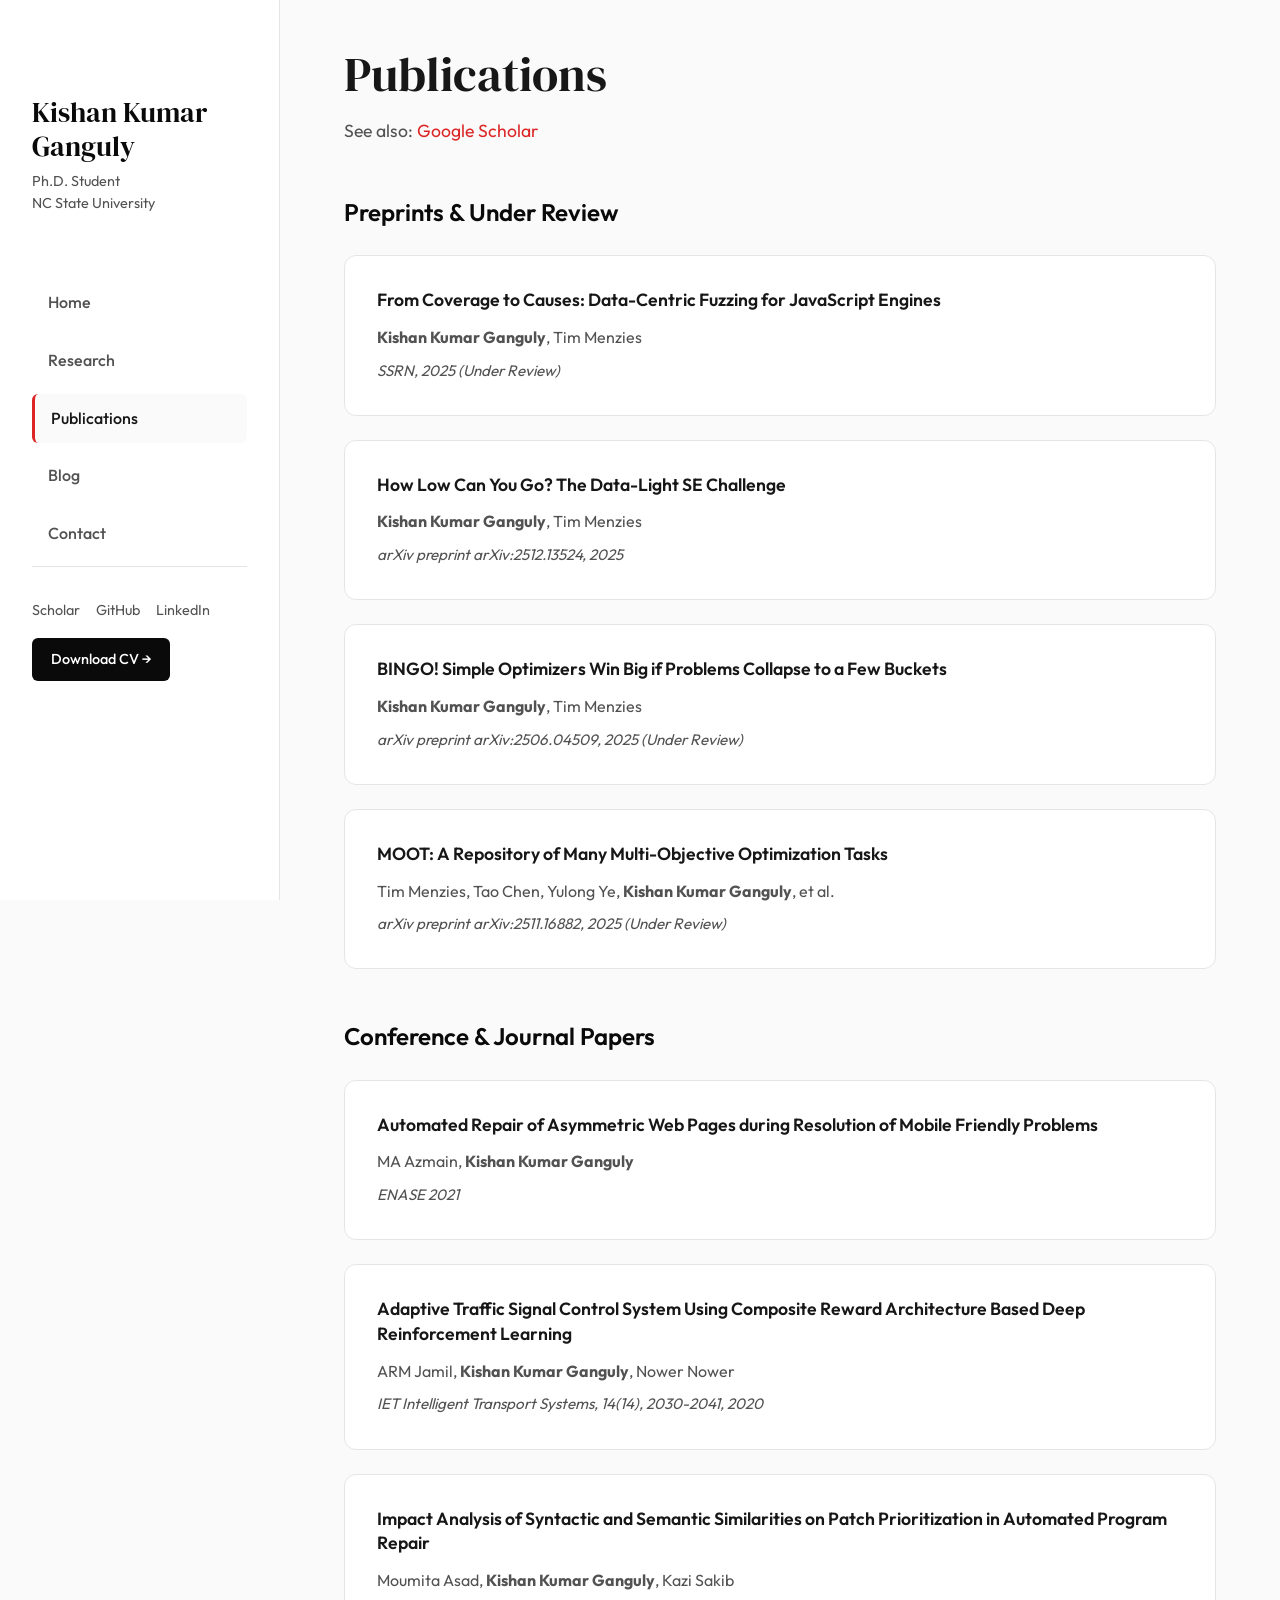
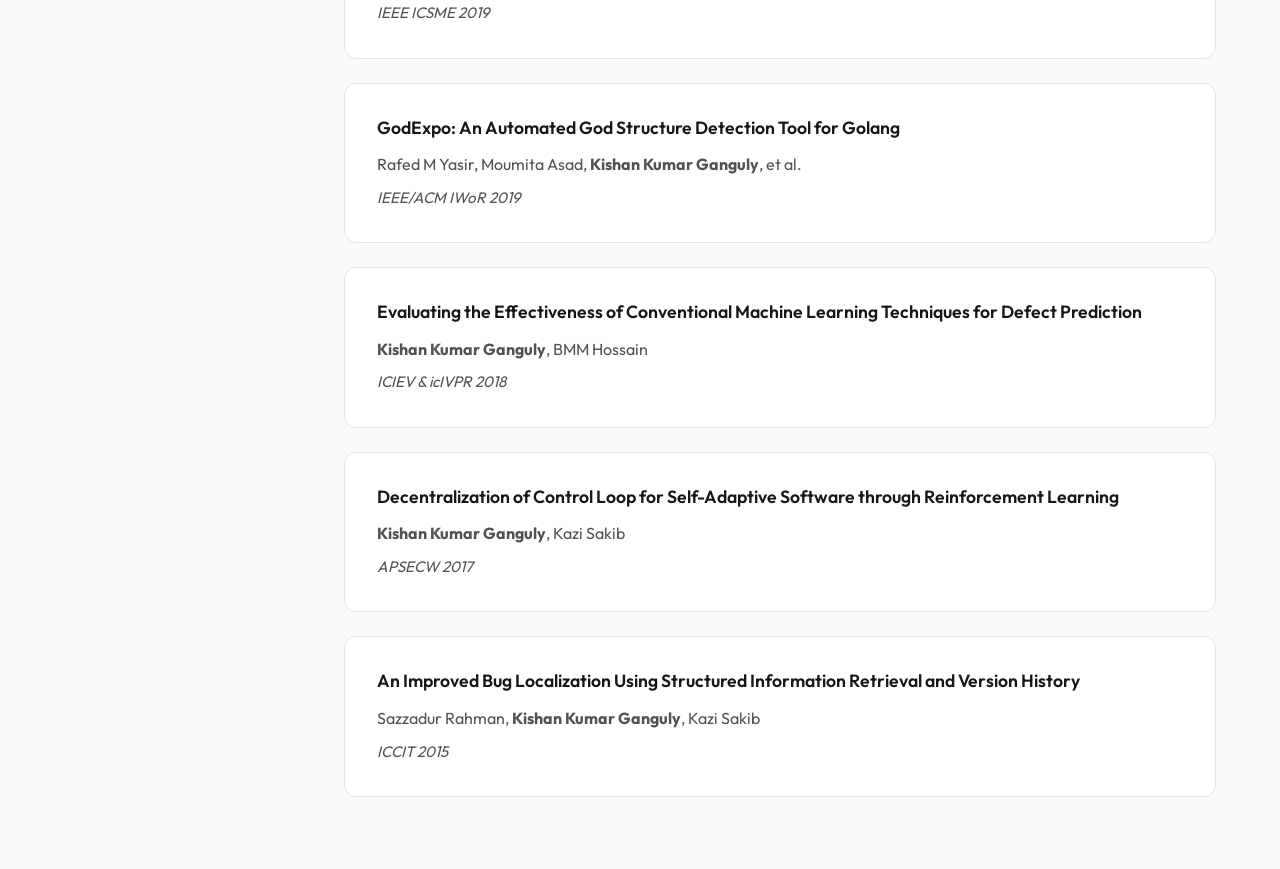
<file: publications.html>
<!DOCTYPE html>
<html lang="en">
<head>
    <meta charset="UTF-8">
    <meta name="viewport" content="width=device-width, initial-scale=1.0">
    <title>Publications | Kishan Kumar Ganguly</title>
    <link href="https://fonts.googleapis.com/css2?family=DM+Serif+Display:ital@0;1&family=Outfit:wght@300;400;500;600;700&display=swap" rel="stylesheet">
    <link rel="stylesheet" href="styles.css">
</head>
<body>
    <div class="layout">
        <aside class="sidebar">
            <div class="profile-section">
                <h2 class="profile-name">Kishan Kumar Ganguly</h2>
                <p class="profile-title">Ph.D. Student<br>NC State University</p>
            </div>
            <nav>
                <ul class="nav-menu">
                    <li><a href="index.html">Home</a></li>
                    <li><a href="research.html">Research</a></li>
                    <li><a href="publications.html" class="active">Publications</a></li>
                    <li><a href="blog.html">Blog</a></li>
                    <li><a href="contact.html">Contact</a></li>
                </ul>
            </nav>
            <div class="sidebar-footer">
                <div class="social-links">
                    <a href="https://scholar.google.com/citations?user=YOUR_ID" target="_blank">Scholar</a>
                    <a href="https://github.com/kishanganguly" target="_blank">GitHub</a>
                    <a href="https://www.linkedin.com/in/kishan-kumar-ganguly" target="_blank">LinkedIn</a>
                </div>
                <a href="cv.pdf" class="cv-link">Download CV →</a>
            </div>
        </aside>

        <main class="main-content">
            <div class="page-header">
                <h1>Publications</h1>
                <p class="page-subtitle">See also: <a href="https://scholar.google.com/citations?user=YOUR_ID" target="_blank">Google Scholar</a></p>
            </div>

            <section>
                <h2>Preprints & Under Review</h2>
                
                <div class="pub-item">
                    <div class="pub-title">From Coverage to Causes: Data-Centric Fuzzing for JavaScript Engines</div>
                    <div class="pub-authors"><strong>Kishan Kumar Ganguly</strong>, Tim Menzies</div>
                    <div class="pub-venue">SSRN, 2025 (Under Review)</div>
                </div>

                <div class="pub-item">
                    <div class="pub-title">How Low Can You Go? The Data-Light SE Challenge</div>
                    <div class="pub-authors"><strong>Kishan Kumar Ganguly</strong>, Tim Menzies</div>
                    <div class="pub-venue">arXiv preprint arXiv:2512.13524, 2025</div>
                </div>

                <div class="pub-item">
                    <div class="pub-title">BINGO! Simple Optimizers Win Big if Problems Collapse to a Few Buckets</div>
                    <div class="pub-authors"><strong>Kishan Kumar Ganguly</strong>, Tim Menzies</div>
                    <div class="pub-venue">arXiv preprint arXiv:2506.04509, 2025 (Under Review)</div>
                </div>

                <div class="pub-item">
                    <div class="pub-title">MOOT: A Repository of Many Multi-Objective Optimization Tasks</div>
                    <div class="pub-authors">Tim Menzies, Tao Chen, Yulong Ye, <strong>Kishan Kumar Ganguly</strong>, et al.</div>
                    <div class="pub-venue">arXiv preprint arXiv:2511.16882, 2025 (Under Review)</div>
                </div>
            </section>

            <section>
                <h2>Conference & Journal Papers</h2>

                <div class="pub-item">
                    <div class="pub-title">Automated Repair of Asymmetric Web Pages during Resolution of Mobile Friendly Problems</div>
                    <div class="pub-authors">MA Azmain, <strong>Kishan Kumar Ganguly</strong></div>
                    <div class="pub-venue">ENASE 2021</div>
                </div>

                <div class="pub-item">
                    <div class="pub-title">Adaptive Traffic Signal Control System Using Composite Reward Architecture Based Deep Reinforcement Learning</div>
                    <div class="pub-authors">ARM Jamil, <strong>Kishan Kumar Ganguly</strong>, Nower Nower</div>
                    <div class="pub-venue">IET Intelligent Transport Systems, 14(14), 2030-2041, 2020</div>
                </div>

                <div class="pub-item">
                    <div class="pub-title">Impact Analysis of Syntactic and Semantic Similarities on Patch Prioritization in Automated Program Repair</div>
                    <div class="pub-authors">Moumita Asad, <strong>Kishan Kumar Ganguly</strong>, Kazi Sakib</div>
                    <div class="pub-venue">IEEE ICSME 2019</div>
                </div>

                <div class="pub-item">
                    <div class="pub-title">GodExpo: An Automated God Structure Detection Tool for Golang</div>
                    <div class="pub-authors">Rafed M Yasir, Moumita Asad, <strong>Kishan Kumar Ganguly</strong>, et al.</div>
                    <div class="pub-venue">IEEE/ACM IWoR 2019</div>
                </div>

                <div class="pub-item">
                    <div class="pub-title">Evaluating the Effectiveness of Conventional Machine Learning Techniques for Defect Prediction</div>
                    <div class="pub-authors"><strong>Kishan Kumar Ganguly</strong>, BMM Hossain</div>
                    <div class="pub-venue">ICIEV & icIVPR 2018</div>
                </div>

                <div class="pub-item">
                    <div class="pub-title">Decentralization of Control Loop for Self-Adaptive Software through Reinforcement Learning</div>
                    <div class="pub-authors"><strong>Kishan Kumar Ganguly</strong>, Kazi Sakib</div>
                    <div class="pub-venue">APSECW 2017</div>
                </div>

                <div class="pub-item">
                    <div class="pub-title">An Improved Bug Localization Using Structured Information Retrieval and Version History</div>
                    <div class="pub-authors">Sazzadur Rahman, <strong>Kishan Kumar Ganguly</strong>, Kazi Sakib</div>
                    <div class="pub-venue">ICCIT 2015</div>
                </div>
            </section>
        </main>
    </div>
</body>
</html>
</file>
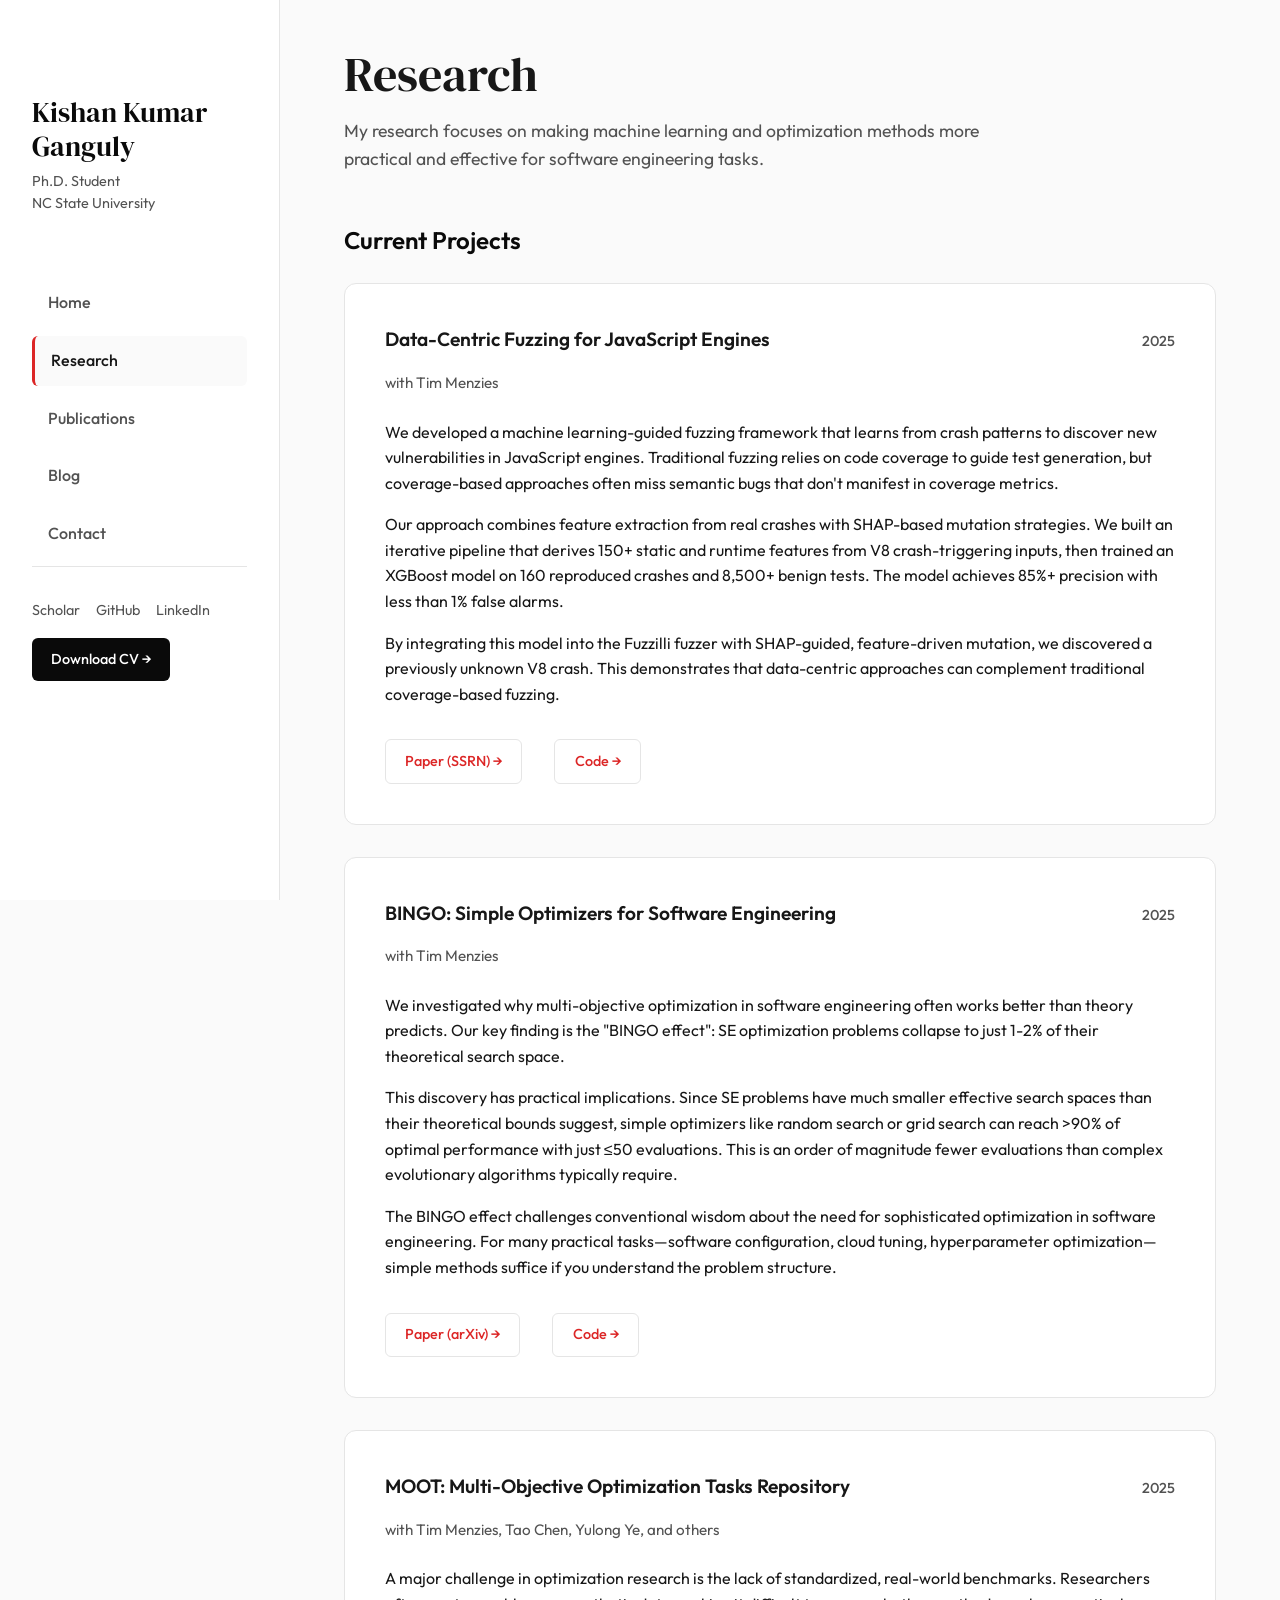
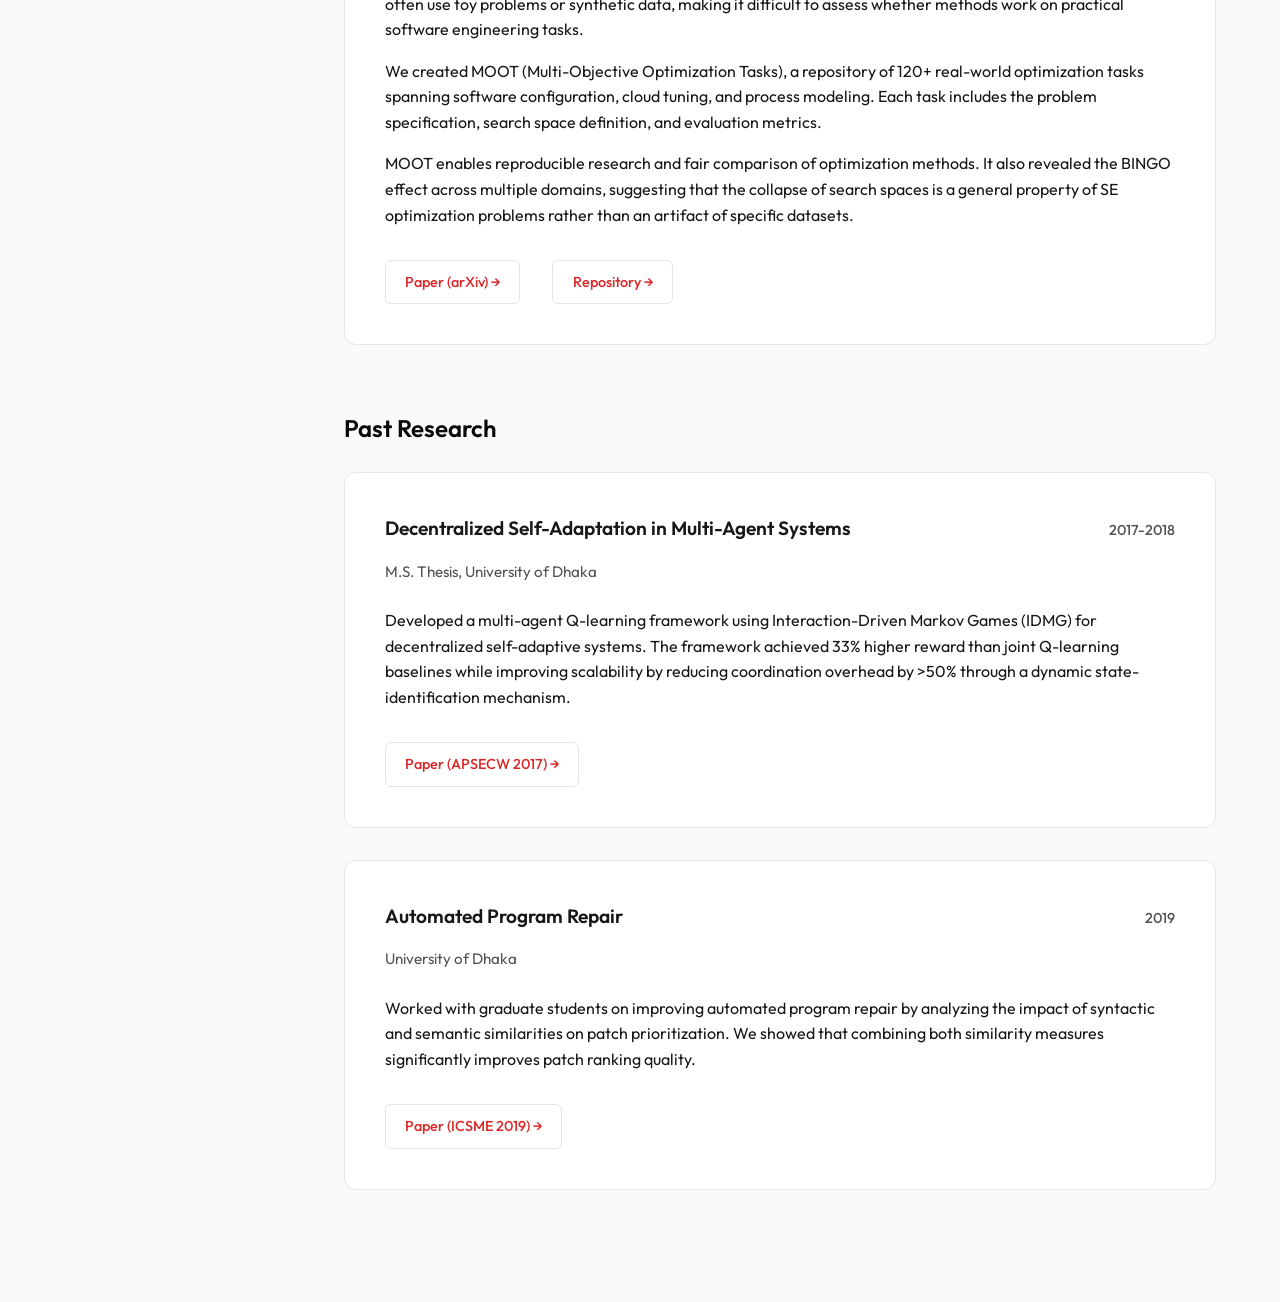
<file: research.html>
<!DOCTYPE html>
<html lang="en">
<head>
    <meta charset="UTF-8">
    <meta name="viewport" content="width=device-width, initial-scale=1.0">
    <title>Research | Kishan Kumar Ganguly</title>
    <link rel="preconnect" href="https://fonts.googleapis.com">
    <link rel="preconnect" href="https://fonts.gstatic.com" crossorigin>
    <link href="https://fonts.googleapis.com/css2?family=DM+Serif+Display:ital@0;1&family=Outfit:wght@300;400;500;600;700&display=swap" rel="stylesheet">
    <link rel="stylesheet" href="styles.css">
</head>
<body>
    <div class="layout">
        <!-- Sidebar -->
        <aside class="sidebar">
            <div class="profile-section">
                <h2 class="profile-name">Kishan Kumar Ganguly</h2>
                <p class="profile-title">Ph.D. Student<br>NC State University</p>
            </div>

            <nav>
                <ul class="nav-menu">
                    <li><a href="index.html">Home</a></li>
                    <li><a href="research.html" class="active">Research</a></li>
                    <li><a href="publications.html">Publications</a></li>
                    <li><a href="blog.html">Blog</a></li>
                    <li><a href="contact.html">Contact</a></li>
                </ul>
            </nav>

            <div class="sidebar-footer">
                <div class="social-links">
                    <a href="https://scholar.google.com/citations?user=YOUR_ID" target="_blank">Scholar</a>
                    <a href="https://github.com/kishanganguly" target="_blank">GitHub</a>
                    <a href="https://www.linkedin.com/in/kishan-kumar-ganguly" target="_blank">LinkedIn</a>
                </div>
                <a href="cv.pdf" class="cv-link">Download CV →</a>
            </div>
        </aside>

        <!-- Main Content -->
        <main class="main-content">
            <div class="page-header">
                <h1>Research</h1>
                <p class="page-subtitle">My research focuses on making machine learning and optimization methods more practical and effective for software engineering tasks.</p>
            </div>

            <section class="research-section">
                <h2>Current Projects</h2>
                
                <div class="research-project">
                    <div class="project-header">
                        <h3>Data-Centric Fuzzing for JavaScript Engines</h3>
                        <span class="project-year">2025</span>
                    </div>
                    <p class="collaborators">with Tim Menzies</p>
                    
                    <p>We developed a machine learning-guided fuzzing framework that learns from crash patterns to discover new vulnerabilities in JavaScript engines. Traditional fuzzing relies on code coverage to guide test generation, but coverage-based approaches often miss semantic bugs that don't manifest in coverage metrics.</p>

                    <p>Our approach combines feature extraction from real crashes with SHAP-based mutation strategies. We built an iterative pipeline that derives 150+ static and runtime features from V8 crash-triggering inputs, then trained an XGBoost model on 160 reproduced crashes and 8,500+ benign tests. The model achieves 85%+ precision with less than 1% false alarms.</p>

                    <p>By integrating this model into the Fuzzilli fuzzer with SHAP-guided, feature-driven mutation, we discovered a previously unknown V8 crash. This demonstrates that data-centric approaches can complement traditional coverage-based fuzzing.</p>

                    <div class="project-links">
                        <a href="https://papers.ssrn.com/YOUR_ID" class="btn-link" target="_blank">Paper (SSRN) →</a>
                        <a href="https://github.com/yourusername/project" class="btn-link" target="_blank">Code →</a>
                    </div>
                </div>

                <div class="research-project">
                    <div class="project-header">
                        <h3>BINGO: Simple Optimizers for Software Engineering</h3>
                        <span class="project-year">2025</span>
                    </div>
                    <p class="collaborators">with Tim Menzies</p>
                    
                    <p>We investigated why multi-objective optimization in software engineering often works better than theory predicts. Our key finding is the "BINGO effect": SE optimization problems collapse to just 1-2% of their theoretical search space.</p>

                    <p>This discovery has practical implications. Since SE problems have much smaller effective search spaces than their theoretical bounds suggest, simple optimizers like random search or grid search can reach >90% of optimal performance with just ≤50 evaluations. This is an order of magnitude fewer evaluations than complex evolutionary algorithms typically require.</p>

                    <p>The BINGO effect challenges conventional wisdom about the need for sophisticated optimization in software engineering. For many practical tasks—software configuration, cloud tuning, hyperparameter optimization—simple methods suffice if you understand the problem structure.</p>

                    <div class="project-links">
                        <a href="https://arxiv.org/abs/2506.04509" class="btn-link" target="_blank">Paper (arXiv) →</a>
                        <a href="https://github.com/yourusername/bingo" class="btn-link" target="_blank">Code →</a>
                    </div>
                </div>

                <div class="research-project">
                    <div class="project-header">
                        <h3>MOOT: Multi-Objective Optimization Tasks Repository</h3>
                        <span class="project-year">2025</span>
                    </div>
                    <p class="collaborators">with Tim Menzies, Tao Chen, Yulong Ye, and others</p>
                    
                    <p>A major challenge in optimization research is the lack of standardized, real-world benchmarks. Researchers often use toy problems or synthetic data, making it difficult to assess whether methods work on practical software engineering tasks.</p>

                    <p>We created MOOT (Multi-Objective Optimization Tasks), a repository of 120+ real-world optimization tasks spanning software configuration, cloud tuning, and process modeling. Each task includes the problem specification, search space definition, and evaluation metrics.</p>

                    <p>MOOT enables reproducible research and fair comparison of optimization methods. It also revealed the BINGO effect across multiple domains, suggesting that the collapse of search spaces is a general property of SE optimization problems rather than an artifact of specific datasets.</p>

                    <div class="project-links">
                        <a href="https://arxiv.org/abs/2511.16882" class="btn-link" target="_blank">Paper (arXiv) →</a>
                        <a href="https://github.com/yourusername/moot" class="btn-link" target="_blank">Repository →</a>
                    </div>
                </div>
            </section>

            <section class="research-section">
                <h2>Past Research</h2>

                <div class="research-project">
                    <div class="project-header">
                        <h3>Decentralized Self-Adaptation in Multi-Agent Systems</h3>
                        <span class="project-year">2017-2018</span>
                    </div>
                    <p class="collaborators">M.S. Thesis, University of Dhaka</p>
                    
                    <p>Developed a multi-agent Q-learning framework using Interaction-Driven Markov Games (IDMG) for decentralized self-adaptive systems. The framework achieved 33% higher reward than joint Q-learning baselines while improving scalability by reducing coordination overhead by >50% through a dynamic state-identification mechanism.</p>

                    <div class="project-links">
                        <a href="https://ieeexplore.ieee.org/YOUR_PAPER" class="btn-link" target="_blank">Paper (APSECW 2017) →</a>
                    </div>
                </div>

                <div class="research-project">
                    <div class="project-header">
                        <h3>Automated Program Repair</h3>
                        <span class="project-year">2019</span>
                    </div>
                    <p class="collaborators">University of Dhaka</p>
                    
                    <p>Worked with graduate students on improving automated program repair by analyzing the impact of syntactic and semantic similarities on patch prioritization. We showed that combining both similarity measures significantly improves patch ranking quality.</p>

                    <div class="project-links">
                        <a href="https://ieeexplore.ieee.org/YOUR_PAPER" class="btn-link" target="_blank">Paper (ICSME 2019) →</a>
                    </div>
                </div>
            </section>
        </main>
    </div>
</body>
</html>
</file>
<file: styles.css>
* {
    margin: 0;
    padding: 0;
    box-sizing: border-box;
}

:root {
    --primary: #0a0a0a;
    --secondary: #1e1e1e;
    --accent: #dc2626;
    --text: #171717;
    --text-light: #525252;
    --border: #e5e5e5;
    --bg: #fafafa;
    --card-bg: #ffffff;
}

body {
    font-family: 'Outfit', sans-serif;
    background: var(--bg);
    color: var(--text);
    line-height: 1.6;
}

.layout {
    display: flex;
    min-height: 100vh;
}

/* Sidebar Navigation */
.sidebar {
    width: 280px;
    background: var(--card-bg);
    border-right: 1px solid var(--border);
    position: fixed;
    height: 100vh;
    padding: 3rem 2rem;
    display: flex;
    flex-direction: column;
}

.profile-section {
    margin-bottom: 3rem;
}

.profile-name {
    font-family: 'DM Serif Display', serif;
    font-size: 1.75rem;
    font-weight: 400;
    margin-bottom: 0.5rem;
    line-height: 1.2;
}

.profile-title {
    font-size: 0.9rem;
    color: var(--text-light);
    line-height: 1.5;
}

.nav-menu {
    list-style: none;
    flex-grow: 1;
}

.nav-menu li {
    margin-bottom: 0.5rem;
}

.nav-menu a {
    display: block;
    padding: 0.75rem 1rem;
    color: var(--text-light);
    text-decoration: none;
    border-radius: 6px;
    transition: all 0.2s;
    font-weight: 500;
}

.nav-menu a:hover,
.nav-menu a.active {
    background: var(--bg);
    color: var(--text);
}

.nav-menu a.active {
    border-left: 3px solid var(--accent);
}

.sidebar-footer {
    padding-top: 2rem;
    border-top: 1px solid var(--border);
}

.social-links {
    display: flex;
    gap: 1rem;
    margin-bottom: 1rem;
}

.social-links a {
    color: var(--text-light);
    transition: color 0.2s;
    font-size: 0.9rem;
    text-decoration: none;
}

.social-links a:hover {
    color: var(--accent);
}

.cv-link {
    display: inline-block;
    padding: 0.6rem 1.2rem;
    background: var(--primary);
    color: white;
    text-decoration: none;
    border-radius: 6px;
    font-size: 0.9rem;
    font-weight: 500;
    transition: all 0.2s;
}

.cv-link:hover {
    background: var(--accent);
}

/* Main Content */
.main-content {
    margin-left: 280px;
    flex: 1;
    padding: 3rem 4rem;
    max-width: 1400px;
}

.page-header {
    margin-bottom: 3rem;
}

h1 {
    font-family: 'DM Serif Display', serif;
    font-size: 3rem;
    font-weight: 400;
    margin-bottom: 1rem;
    line-height: 1.1;
}

.page-subtitle {
    font-size: 1.1rem;
    color: var(--text-light);
    max-width: 700px;
}

h2 {
    font-size: 1.5rem;
    font-weight: 600;
    margin: 3rem 0 1.5rem;
    color: var(--primary);
}

h3 {
    font-size: 1.2rem;
    font-weight: 600;
    margin-bottom: 0.5rem;
}

p {
    margin-bottom: 1rem;
    color: var(--text);
}

a {
    color: var(--accent);
    text-decoration: none;
}

a:hover {
    text-decoration: underline;
}

/* Project Cards */
.projects-grid {
    display: grid;
    grid-template-columns: repeat(auto-fit, minmax(350px, 1fr));
    gap: 2rem;
    margin-top: 2rem;
}

.project-card {
    background: var(--card-bg);
    border: 1px solid var(--border);
    border-radius: 12px;
    padding: 2rem;
    transition: all 0.3s;
    position: relative;
    overflow: hidden;
}

.project-card::before {
    content: '';
    position: absolute;
    top: 0;
    left: 0;
    width: 100%;
    height: 4px;
    background: linear-gradient(90deg, var(--accent), #f59e0b);
    transform: scaleX(0);
    transform-origin: left;
    transition: transform 0.3s;
}

.project-card:hover::before {
    transform: scaleX(1);
}

.project-card:hover {
    transform: translateY(-4px);
    box-shadow: 0 12px 24px rgba(0, 0, 0, 0.08);
}

.project-tag {
    display: inline-block;
    padding: 0.25rem 0.75rem;
    background: var(--bg);
    border-radius: 20px;
    font-size: 0.75rem;
    font-weight: 600;
    text-transform: uppercase;
    letter-spacing: 0.5px;
    margin-bottom: 1rem;
    color: var(--accent);
}

.project-title {
    font-size: 1.3rem;
    font-weight: 600;
    margin-bottom: 0.75rem;
}

.project-meta {
    font-size: 0.85rem;
    color: var(--text-light);
    margin-bottom: 1rem;
}

.project-description {
    color: var(--text-light);
    line-height: 1.7;
    margin-bottom: 1.5rem;
}

.project-links {
    display: flex;
    gap: 1rem;
    flex-wrap: wrap;
}

.project-link {
    padding: 0.5rem 1rem;
    border: 1px solid var(--border);
    border-radius: 6px;
    font-size: 0.85rem;
    transition: all 0.2s;
    font-weight: 500;
    text-decoration: none;
}

.project-link:hover {
    background: var(--primary);
    color: white;
    border-color: var(--primary);
    text-decoration: none;
}

/* Research Section */
.research-section {
    margin-bottom: 4rem;
}

.research-project {
    background: var(--card-bg);
    border: 1px solid var(--border);
    border-radius: 12px;
    padding: 2.5rem;
    margin-bottom: 2rem;
}

.project-header {
    display: flex;
    justify-content: space-between;
    align-items: baseline;
    margin-bottom: 0.5rem;
    flex-wrap: wrap;
    gap: 1rem;
}

.project-year {
    color: var(--text-light);
    font-size: 0.9rem;
    font-weight: 500;
}

.collaborators {
    color: var(--text-light);
    font-size: 0.95rem;
    margin-bottom: 1.5rem;
}

.btn-link {
    display: inline-block;
    padding: 0.6rem 1.2rem;
    border: 1px solid var(--border);
    border-radius: 6px;
    font-size: 0.9rem;
    font-weight: 500;
    transition: all 0.2s;
    margin-top: 1rem;
    margin-right: 1rem;
}

.btn-link:hover {
    background: var(--primary);
    color: white;
    border-color: var(--primary);
    text-decoration: none;
}

/* Publications */
.pub-item {
    background: var(--card-bg);
    border: 1px solid var(--border);
    border-radius: 12px;
    padding: 2rem;
    margin-bottom: 1.5rem;
}

.pub-title {
    font-size: 1.1rem;
    font-weight: 600;
    margin-bottom: 0.75rem;
    line-height: 1.4;
}

.pub-authors {
    color: var(--text-light);
    margin-bottom: 0.5rem;
}

.pub-venue {
    color: var(--text-light);
    font-style: italic;
    font-size: 0.95rem;
}

/* Blog */
.blog-grid {
    display: grid;
    gap: 2rem;
    margin-top: 2rem;
}

.blog-post {
    background: var(--card-bg);
    border: 1px solid var(--border);
    border-radius: 12px;
    padding: 2rem;
    transition: all 0.3s;
}

.blog-post:hover {
    transform: translateY(-4px);
    box-shadow: 0 12px 24px rgba(0, 0, 0, 0.08);
}

.blog-title {
    font-size: 1.4rem;
    font-weight: 600;
    margin-bottom: 0.5rem;
}

.blog-title a {
    color: var(--text);
}

.blog-title a:hover {
    color: var(--accent);
}

.blog-date {
    color: var(--text-light);
    font-size: 0.9rem;
    margin-bottom: 1rem;
}

.blog-excerpt {
    color: var(--text-light);
}

/* Contact */
.contact-grid {
    display: grid;
    grid-template-columns: repeat(auto-fit, minmax(300px, 1fr));
    gap: 2rem;
    margin-top: 2rem;
}

.contact-card {
    background: var(--card-bg);
    border: 1px solid var(--border);
    border-radius: 12px;
    padding: 2rem;
}

.contact-card h3 {
    margin-bottom: 1rem;
}

.contact-info {
    color: var(--text-light);
}

/* News Timeline */
.news-list {
    list-style: none;
    margin-top: 2rem;
}

.news-item {
    display: flex;
    gap: 2rem;
    padding: 1.5rem 0;
    border-bottom: 1px solid var(--border);
}

.news-item:last-child {
    border-bottom: none;
}

.news-date {
    font-weight: 600;
    color: var(--text-light);
    min-width: 120px;
    font-size: 0.9rem;
}

.news-content p {
    margin: 0;
}

/* Stats */
.stats-grid {
    display: grid;
    grid-template-columns: repeat(auto-fit, minmax(200px, 1fr));
    gap: 2rem;
    margin: 3rem 0;
}

.stat-card {
    background: var(--card-bg);
    border: 1px solid var(--border);
    border-radius: 12px;
    padding: 2rem;
    text-align: center;
}

.stat-number {
    font-size: 3rem;
    font-weight: 700;
    color: var(--accent);
    font-family: 'DM Serif Display', serif;
}

.stat-label {
    color: var(--text-light);
    font-size: 0.9rem;
    margin-top: 0.5rem;
}

/* Responsive */
@media (max-width: 1024px) {
    .sidebar {
        width: 240px;
    }

    .main-content {
        margin-left: 240px;
        padding: 2rem;
    }
}

@media (max-width: 768px) {
    .layout {
        flex-direction: column;
    }

    .sidebar {
        position: relative;
        width: 100%;
        height: auto;
        border-right: none;
        border-bottom: 1px solid var(--border);
        padding: 2rem;
    }

    .main-content {
        margin-left: 0;
        padding: 2rem 1.5rem;
    }

    h1 {
        font-size: 2.5rem;
    }

    .projects-grid {
        grid-template-columns: 1fr;
    }

    .news-item {
        flex-direction: column;
        gap: 0.5rem;
    }

    .project-header {
        flex-direction: column;
        align-items: flex-start;
    }
}
</file>
